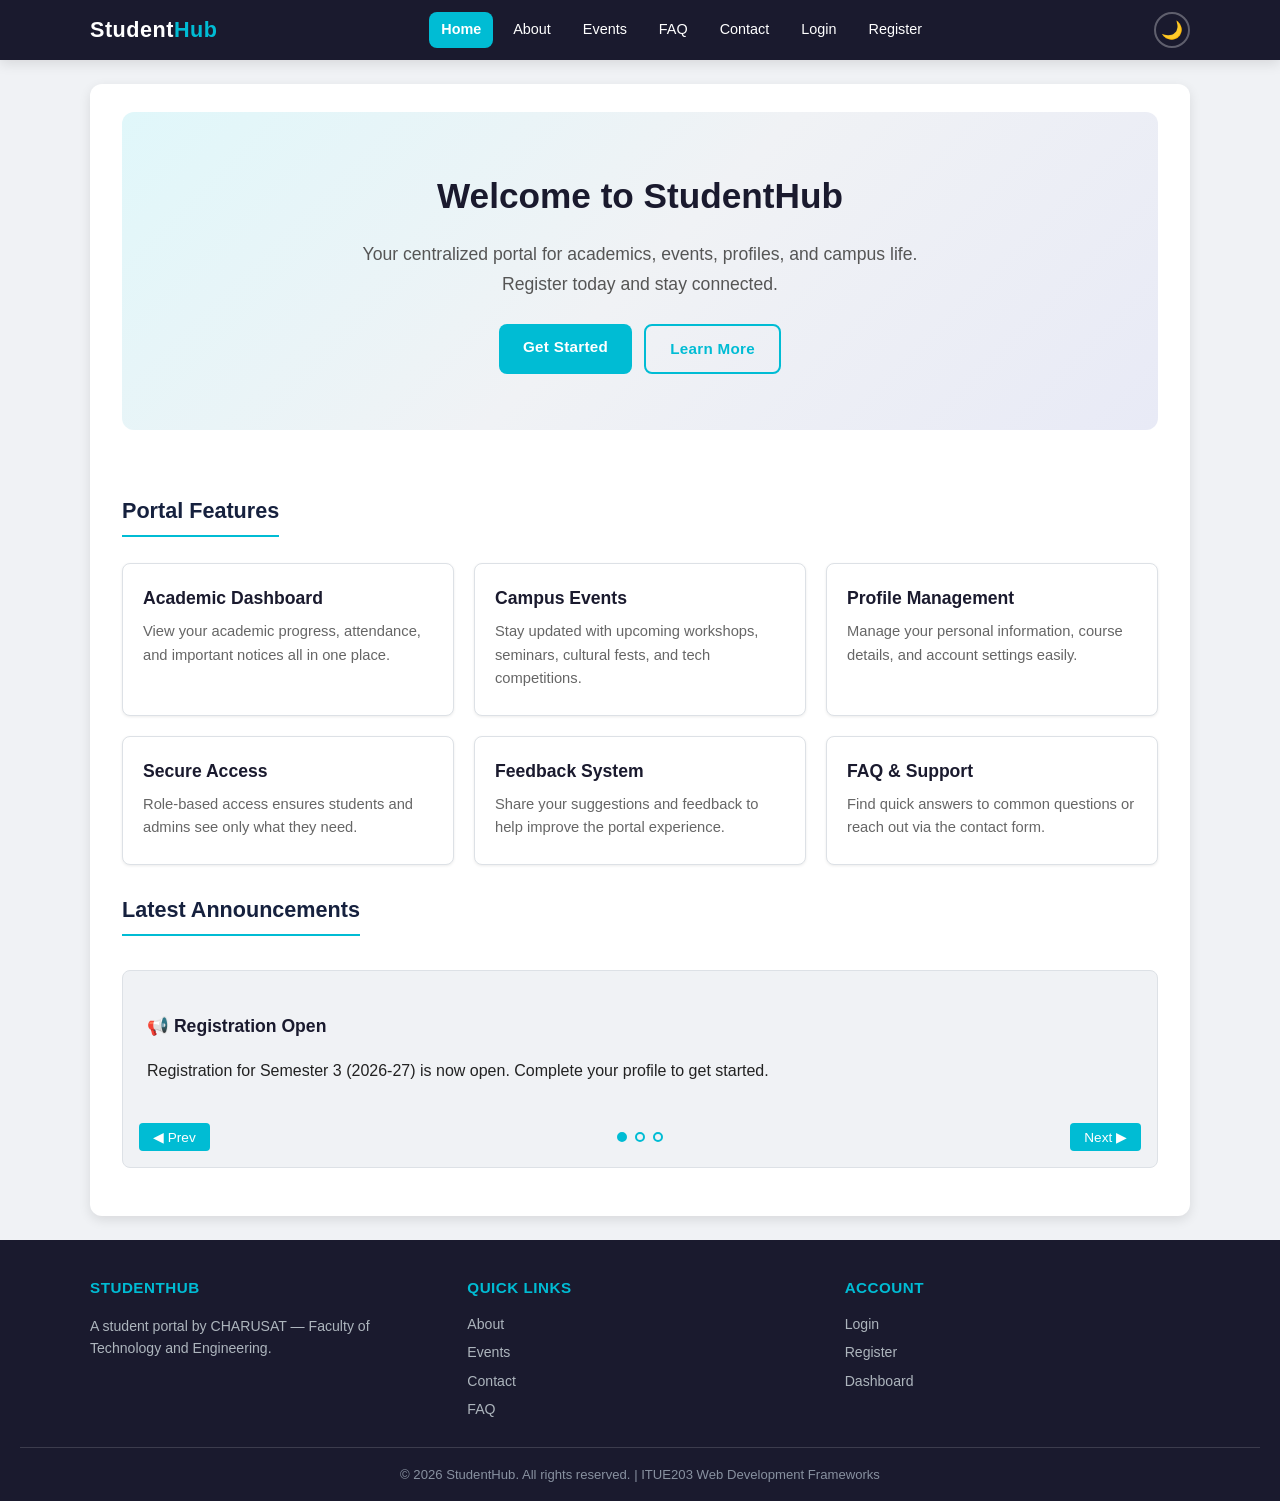
<file: Practical-02/StudentHub/index.html>
<!DOCTYPE html>
<html lang="en">
<head>
    <meta charset="UTF-8">
    <meta name="viewport" content="width=device-width, initial-scale=1.0">
    <meta name="description" content="StudentHub — A centralized student portal for managing academics, events, and campus life.">
    <title>StudentHub — Home</title>
    <link rel="stylesheet" href="css/style.css">
</head>
<body>
    <a href="#main-content" class="skip-link">Skip to main content</a>

    <header class="site-header">
        <div class="header-container">
            <a href="index.html" class="site-logo" aria-label="StudentHub Home">Student<span>Hub</span></a>
            <button class="hamburger" id="hamburger-btn" aria-label="Toggle navigation" aria-expanded="false">
                <span></span>
                <span></span>
                <span></span>
            </button>
            <nav class="main-nav" aria-label="Primary Navigation">
                <ul>
                    <li><a href="index.html" class="active">Home</a></li>
                    <li><a href="about.html">About</a></li>
                    <li><a href="events.html">Events</a></li>
                    <li><a href="faq.html">FAQ</a></li>
                    <li><a href="contact.html">Contact</a></li>
                    <li><a href="login.html">Login</a></li>
                    <li><a href="register.html">Register</a></li>
                </ul>
            </nav>
            <button id="theme-toggle" aria-label="Toggle dark mode">🌙</button>
        </div>
    </header>
    <div class="nav-overlay" id="nav-overlay"></div>

    <main id="main-content">
        <section class="hero" aria-label="Welcome Banner">
            <h1>Welcome to StudentHub</h1>
            <p>Your centralized portal for academics, events, profiles, and campus life. Register today and stay connected.</p>
            <div class="hero-actions">
                <a href="register.html" class="btn">Get Started</a>
                <a href="about.html" class="btn btn-outline">Learn More</a>
            </div>
        </section>

        <section aria-labelledby="features-heading">
            <h2 id="features-heading">Portal Features</h2>
            <div class="card-grid">
                <article class="card">
                    <h3>Academic Dashboard</h3>
                    <p>View your academic progress, attendance, and important notices all in one place.</p>
                </article>
                <article class="card">
                    <h3>Campus Events</h3>
                    <p>Stay updated with upcoming workshops, seminars, cultural fests, and tech competitions.</p>
                </article>
                <article class="card">
                    <h3>Profile Management</h3>
                    <p>Manage your personal information, course details, and account settings easily.</p>
                </article>
                <article class="card">
                    <h3>Secure Access</h3>
                    <p>Role-based access ensures students and admins see only what they need.</p>
                </article>
                <article class="card">
                    <h3>Feedback System</h3>
                    <p>Share your suggestions and feedback to help improve the portal experience.</p>
                </article>
                <article class="card">
                    <h3>FAQ &amp; Support</h3>
                    <p>Find quick answers to common questions or reach out via the contact form.</p>
                </article>
            </div>
        </section>

        <section aria-labelledby="announcements-heading">
            <h2 id="announcements-heading">Latest Announcements</h2>
            <div class="slider-container" id="content-slider">
                <div class="slide active">
                    <h3>📢 Registration Open</h3>
                    <p>Registration for Semester 3 (2026-27) is now open. Complete your profile to get started.</p>
                </div>
                <div class="slide">
                    <h3>🛠️ Scheduled Maintenance</h3>
                    <p>Maintenance scheduled for July 20, 2026. Portal may be temporarily unavailable.</p>
                </div>
                <div class="slide">
                    <h3>🎉 TechFest 2026</h3>
                    <p>Annual TechFest registrations begin next week. Watch the Events page for details!</p>
                </div>
                <div class="slider-controls">
                    <button class="slider-prev" aria-label="Previous slide">◀ Prev</button>
                    <div class="slider-dots"></div>
                    <button class="slider-next" aria-label="Next slide">Next ▶</button>
                </div>
            </div>
        </section>
    </main>

    <footer class="site-footer">
        <div class="footer-container">
            <div class="footer-section">
                <h4>StudentHub</h4>
                <p>A student portal by CHARUSAT — Faculty of Technology and Engineering.</p>
            </div>
            <div class="footer-section">
                <h4>Quick Links</h4>
                <ul>
                    <li><a href="about.html">About</a></li>
                    <li><a href="events.html">Events</a></li>
                    <li><a href="contact.html">Contact</a></li>
                    <li><a href="faq.html">FAQ</a></li>
                </ul>
            </div>
            <div class="footer-section">
                <h4>Account</h4>
                <ul>
                    <li><a href="login.html">Login</a></li>
                    <li><a href="register.html">Register</a></li>
                    <li><a href="dashboard.html">Dashboard</a></li>
                </ul>
            </div>
        </div>
        <div class="footer-bottom">
            <p>&copy; 2026 StudentHub. All rights reserved. | ITUE203 Web Development Frameworks</p>
        </div>
    </footer>
    <script src="js/app.js"></script>
</body>
</html>
</file>
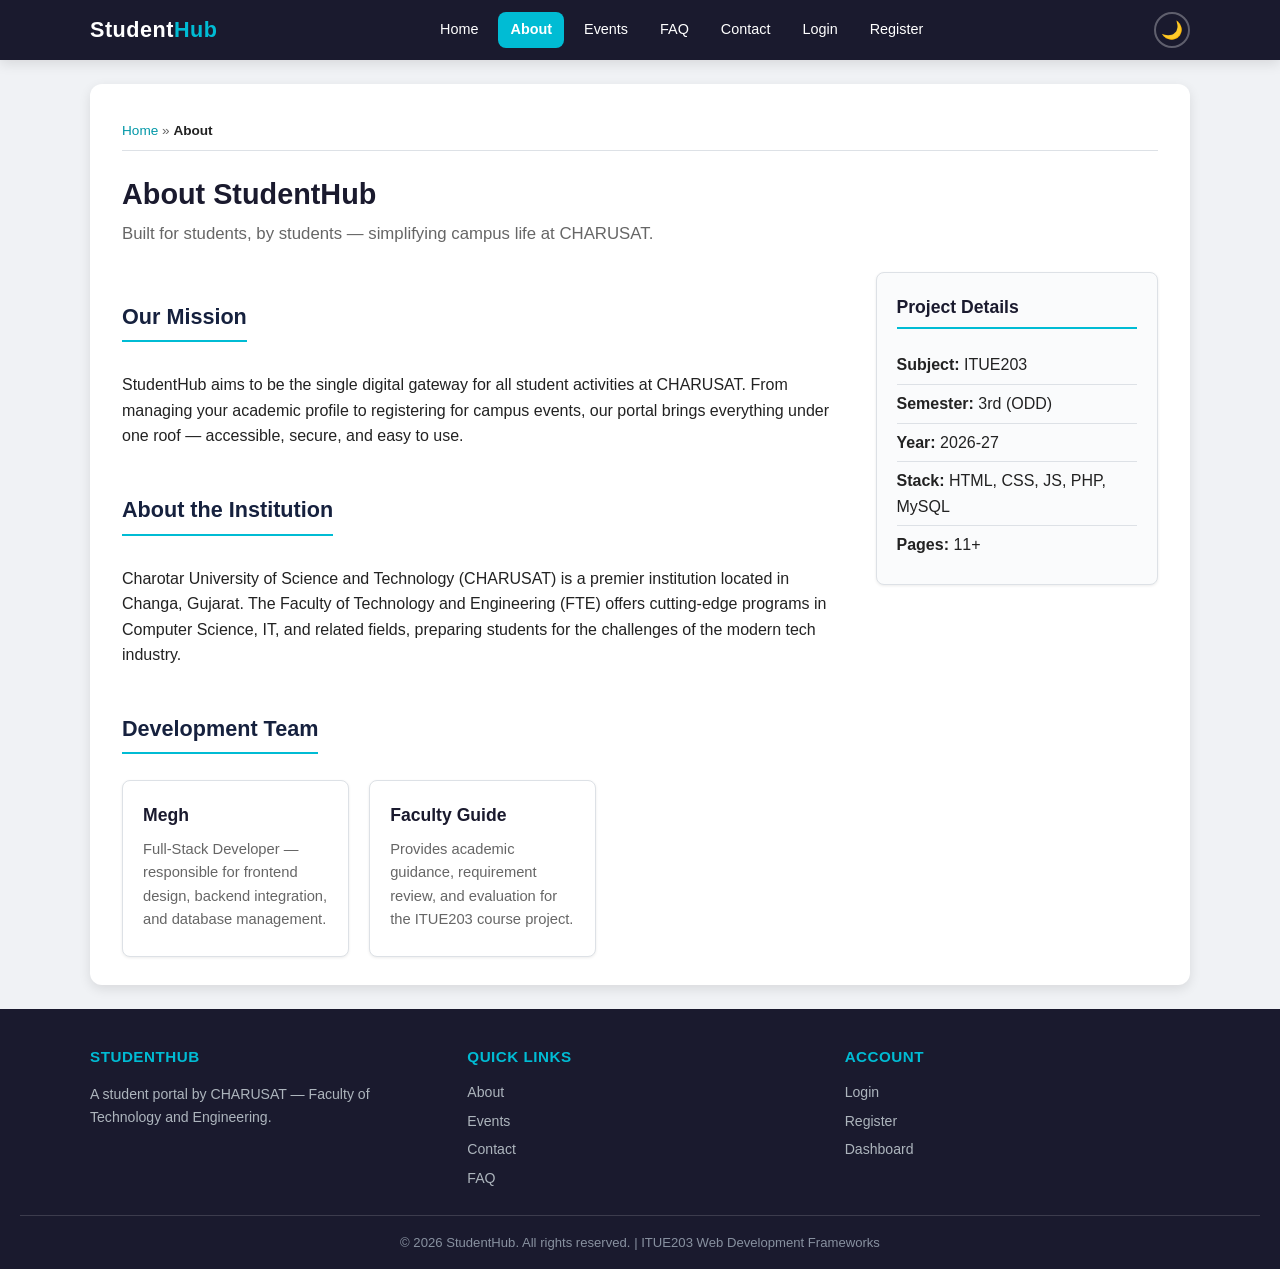
<file: Practical-02/StudentHub/about.html>
<!DOCTYPE html>
<html lang="en">
<head>
    <meta charset="UTF-8">
    <meta name="viewport" content="width=device-width, initial-scale=1.0">
    <meta name="description" content="Learn about StudentHub, CHARUSAT, and our mission to simplify student life.">
    <title>About — StudentHub</title>
    <link rel="stylesheet" href="css/style.css">
</head>
<body>
    <a href="#main-content" class="skip-link">Skip to main content</a>

    <header class="site-header">
        <div class="header-container">
            <a href="index.html" class="site-logo" aria-label="StudentHub Home">Student<span>Hub</span></a>
            <button class="hamburger" id="hamburger-btn" aria-label="Toggle navigation" aria-expanded="false">
                <span></span>
                <span></span>
                <span></span>
            </button>
            <nav class="main-nav" aria-label="Primary Navigation">
                <ul>
                    <li><a href="index.html">Home</a></li>
                    <li><a href="about.html" class="active">About</a></li>
                    <li><a href="events.html">Events</a></li>
                    <li><a href="faq.html">FAQ</a></li>
                    <li><a href="contact.html">Contact</a></li>
                    <li><a href="login.html">Login</a></li>
                    <li><a href="register.html">Register</a></li>
                </ul>
            </nav>
            <button id="theme-toggle" aria-label="Toggle dark mode">🌙</button>
        </div>
    </header>
    <div class="nav-overlay" id="nav-overlay"></div>

    <main id="main-content">
        <nav class="breadcrumb" aria-label="Breadcrumb">
            <a href="index.html">Home</a> &raquo; <span>About</span>
        </nav>

        <h1 class="page-title">About StudentHub</h1>
        <p class="page-subtitle">Built for students, by students — simplifying campus life at CHARUSAT.</p>

        <div class="content-with-sidebar">
            <div>
                <section aria-labelledby="mission-heading">
                    <h2 id="mission-heading">Our Mission</h2>
                    <p>StudentHub aims to be the single digital gateway for all student activities at CHARUSAT. From managing your academic profile to registering for campus events, our portal brings everything under one roof — accessible, secure, and easy to use.</p>
                </section>

                <section aria-labelledby="about-institution">
                    <h2 id="about-institution">About the Institution</h2>
                    <p>Charotar University of Science and Technology (CHARUSAT) is a premier institution located in Changa, Gujarat. The Faculty of Technology and Engineering (FTE) offers cutting-edge programs in Computer Science, IT, and related fields, preparing students for the challenges of the modern tech industry.</p>
                </section>

                <section aria-labelledby="team-heading">
                    <h2 id="team-heading">Development Team</h2>
                    <div class="card-grid">
                        <article class="card">
                            <h3>Megh</h3>
                            <p>Full-Stack Developer — responsible for frontend design, backend integration, and database management.</p>
                        </article>
                        <article class="card">
                            <h3>Faculty Guide</h3>
                            <p>Provides academic guidance, requirement review, and evaluation for the ITUE203 course project.</p>
                        </article>
                    </div>
                </section>
            </div>

            <aside aria-label="Project Information Sidebar">
                <h3>Project Details</h3>
                <ul>
                    <li><strong>Subject:</strong> ITUE203</li>
                    <li><strong>Semester:</strong> 3rd (ODD)</li>
                    <li><strong>Year:</strong> 2026-27</li>
                    <li><strong>Stack:</strong> HTML, CSS, JS, PHP, MySQL</li>
                    <li><strong>Pages:</strong> 11+</li>
                </ul>
            </aside>
        </div>
    </main>

    <footer class="site-footer">
        <div class="footer-container">
            <div class="footer-section">
                <h4>StudentHub</h4>
                <p>A student portal by CHARUSAT — Faculty of Technology and Engineering.</p>
            </div>
            <div class="footer-section">
                <h4>Quick Links</h4>
                <ul>
                    <li><a href="about.html">About</a></li>
                    <li><a href="events.html">Events</a></li>
                    <li><a href="contact.html">Contact</a></li>
                    <li><a href="faq.html">FAQ</a></li>
                </ul>
            </div>
            <div class="footer-section">
                <h4>Account</h4>
                <ul>
                    <li><a href="login.html">Login</a></li>
                    <li><a href="register.html">Register</a></li>
                    <li><a href="dashboard.html">Dashboard</a></li>
                </ul>
            </div>
        </div>
        <div class="footer-bottom">
            <p>&copy; 2026 StudentHub. All rights reserved. | ITUE203 Web Development Frameworks</p>
        </div>
    </footer>
    <script src="js/app.js"></script>
</body>
</html>
</file>
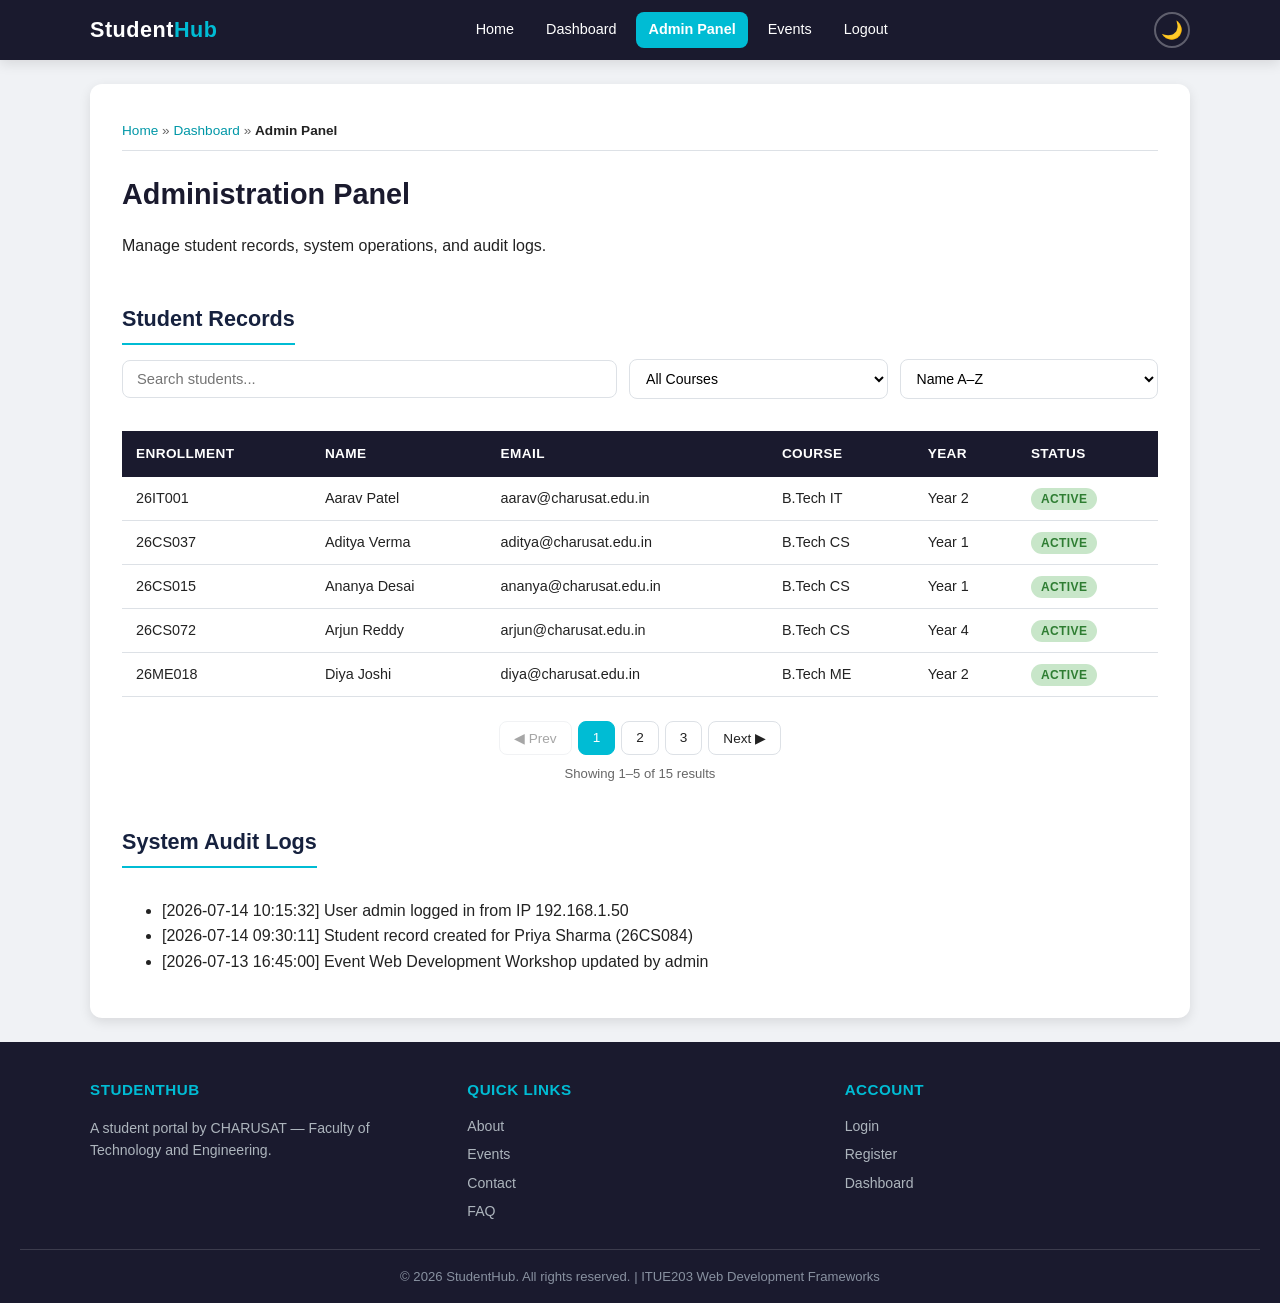
<file: Practical-02/StudentHub/admin.html>
<!DOCTYPE html>
<html lang="en">
<head>
    <meta charset="UTF-8">
    <meta name="viewport" content="width=device-width, initial-scale=1.0">
    <meta name="description" content="Administration panel for StudentHub.">
    <title>Admin Panel — StudentHub</title>
    <link rel="stylesheet" href="css/style.css">
</head>
<body>
    <a href="#main-content" class="skip-link">Skip to main content</a>

    <header class="site-header">
        <div class="header-container">
            <a href="index.html" class="site-logo">Student<span>Hub</span></a>
            <button class="hamburger" id="hamburger-btn" aria-label="Toggle navigation" aria-expanded="false">
                <span></span>
                <span></span>
                <span></span>
            </button>
            <nav class="main-nav" aria-label="Primary Navigation">
                <ul>
                    <li><a href="index.html">Home</a></li>
                    <li><a href="dashboard.html">Dashboard</a></li>
                    <li><a href="admin.html" class="active">Admin Panel</a></li>
                    <li><a href="events.html">Events</a></li>
                    <li><a href="login.html">Logout</a></li>
                </ul>
            </nav>
            <button id="theme-toggle" aria-label="Toggle dark mode">🌙</button>
        </div>
    </header>
    <div class="nav-overlay" id="nav-overlay"></div>

    <main id="main-content">
        <nav class="breadcrumb" aria-label="Breadcrumb">
            <a href="index.html">Home</a> &raquo; <a href="dashboard.html">Dashboard</a> &raquo; <span>Admin Panel</span>
        </nav>

        <h1>Administration Panel</h1>
        <p>Manage student records, system operations, and audit logs.</p>

        <section aria-labelledby="student-records-heading">
            <h2 id="student-records-heading">Student Records</h2>
            <div id="students-render"></div>
        </section>

        <section aria-labelledby="audit-logs-heading">
            <h2 id="audit-logs-heading">System Audit Logs</h2>
            <ul>
                <li>[2026-07-14 10:15:32] User admin logged in from IP 192.168.1.50</li>
                <li>[2026-07-14 09:30:11] Student record created for Priya Sharma (26CS084)</li>
                <li>[2026-07-13 16:45:00] Event Web Development Workshop updated by admin</li>
            </ul>
        </section>
    </main>

    <footer class="site-footer">
        <div class="footer-container">
            <div class="footer-section">
                <h4>StudentHub</h4>
                <p>A student portal by CHARUSAT — Faculty of Technology and Engineering.</p>
            </div>
            <div class="footer-section">
                <h4>Quick Links</h4>
                <ul>
                    <li><a href="about.html">About</a></li>
                    <li><a href="events.html">Events</a></li>
                    <li><a href="contact.html">Contact</a></li>
                    <li><a href="faq.html">FAQ</a></li>
                </ul>
            </div>
            <div class="footer-section">
                <h4>Account</h4>
                <ul>
                    <li><a href="login.html">Login</a></li>
                    <li><a href="register.html">Register</a></li>
                    <li><a href="dashboard.html">Dashboard</a></li>
                </ul>
            </div>
        </div>
        <div class="footer-bottom">
            <p>&copy; 2026 StudentHub. All rights reserved. | ITUE203 Web Development Frameworks</p>
        </div>
    </footer>
    <script src="js/app.js"></script>
    <script src="js/fetch-render.js"></script>
</body>
</html>
</file>
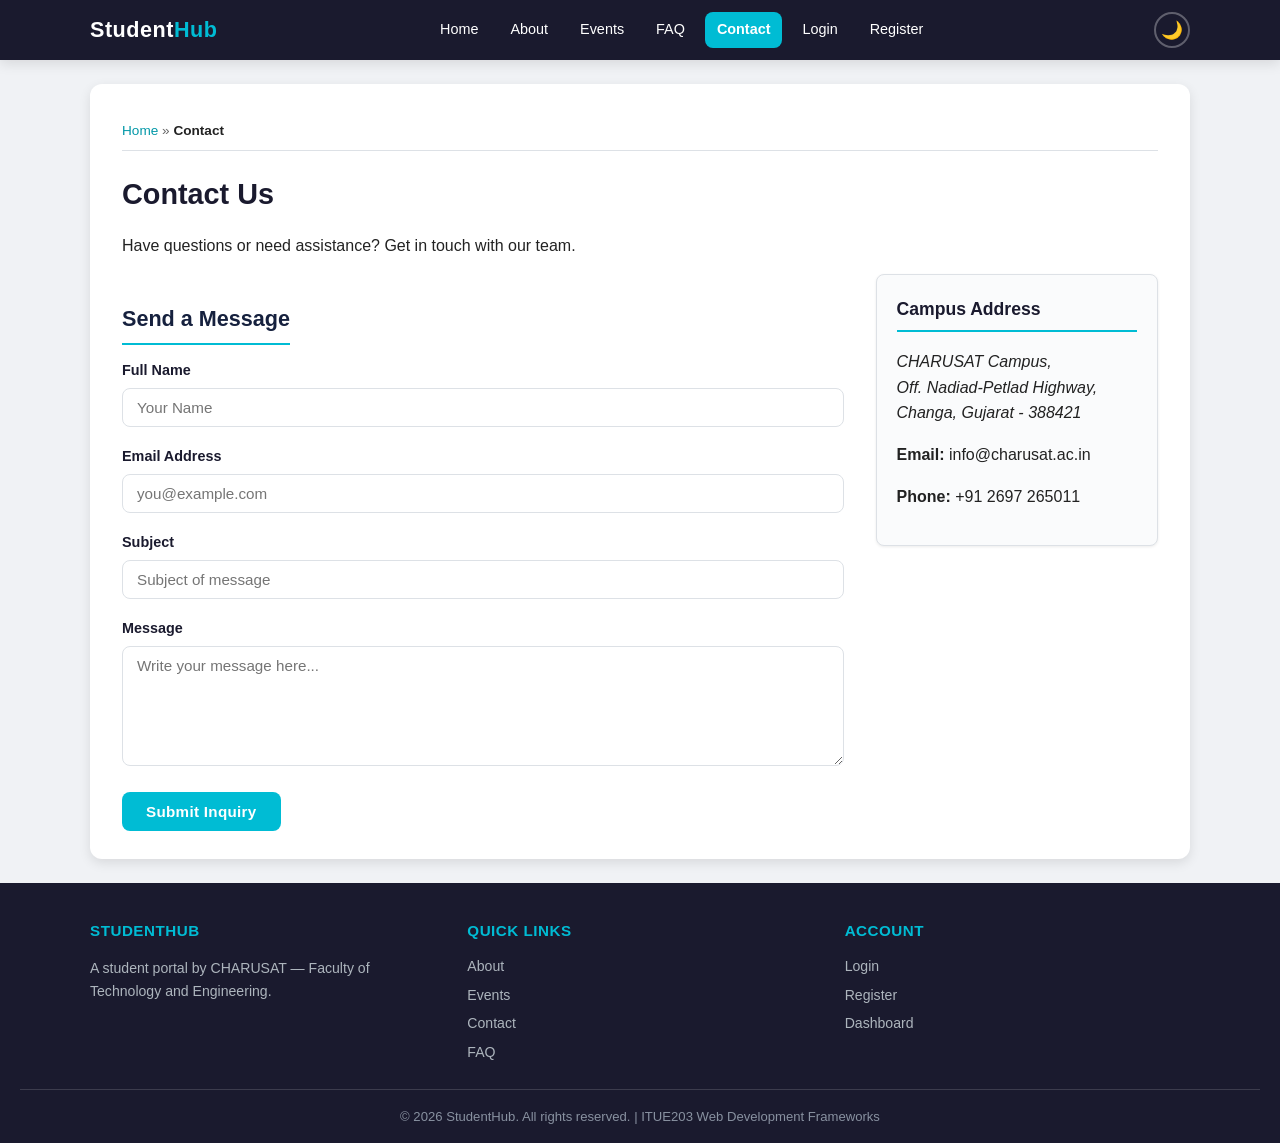
<file: Practical-02/StudentHub/contact.html>
<!DOCTYPE html>
<html lang="en">
<head>
    <meta charset="UTF-8">
    <meta name="viewport" content="width=device-width, initial-scale=1.0">
    <meta name="description" content="Contact the StudentHub support team and institutional administration.">
    <title>Contact — StudentHub</title>
    <link rel="stylesheet" href="css/style.css">
</head>
<body>
    <a href="#main-content" class="skip-link">Skip to main content</a>

    <header class="site-header">
        <div class="header-container">
            <a href="index.html" class="site-logo">Student<span>Hub</span></a>
            <button class="hamburger" id="hamburger-btn" aria-label="Toggle navigation" aria-expanded="false">
                <span></span>
                <span></span>
                <span></span>
            </button>
            <nav class="main-nav" aria-label="Primary Navigation">
                <ul>
                    <li><a href="index.html">Home</a></li>
                    <li><a href="about.html">About</a></li>
                    <li><a href="events.html">Events</a></li>
                    <li><a href="faq.html">FAQ</a></li>
                    <li><a href="contact.html" class="active">Contact</a></li>
                    <li><a href="login.html">Login</a></li>
                    <li><a href="register.html">Register</a></li>
                </ul>
            </nav>
            <button id="theme-toggle" aria-label="Toggle dark mode">🌙</button>
        </div>
    </header>
    <div class="nav-overlay" id="nav-overlay"></div>

    <main id="main-content">
        <nav class="breadcrumb" aria-label="Breadcrumb">
            <a href="index.html">Home</a> &raquo; <span>Contact</span>
        </nav>

        <h1>Contact Us</h1>
        <p>Have questions or need assistance? Get in touch with our team.</p>

        <div class="content-with-sidebar">
            <section aria-labelledby="contact-form-heading">
                <h2 id="contact-form-heading">Send a Message</h2>
                <form action="../../Practical-07/process_contact.php" method="POST">
                    <div class="form-group">
                        <label for="contact-name">Full Name</label>
                        <input type="text" id="contact-name" name="name" placeholder="Your Name" required>
                    </div>

                    <div class="form-group">
                        <label for="contact-email">Email Address</label>
                        <input type="email" id="contact-email" name="email" placeholder="you@example.com" required>
                    </div>

                    <div class="form-group">
                        <label for="contact-subject">Subject</label>
                        <input type="text" id="contact-subject" name="subject" placeholder="Subject of message" required>
                    </div>

                    <div class="form-group">
                        <label for="contact-message">Message</label>
                        <textarea id="contact-message" name="message" placeholder="Write your message here..." required></textarea>
                    </div>

                    <button type="submit">Submit Inquiry</button>
                </form>
            </section>

            <aside aria-label="Contact Information">
                <h3>Campus Address</h3>
                <address>
                    CHARUSAT Campus,<br>
                    Off. Nadiad-Petlad Highway,<br>
                    Changa, Gujarat - 388421
                </address>
                <p><strong>Email:</strong> info@charusat.ac.in</p>
                <p><strong>Phone:</strong> +91 2697 265011</p>
            </aside>
        </div>
    </main>

    <footer class="site-footer">
        <div class="footer-container">
            <div class="footer-section">
                <h4>StudentHub</h4>
                <p>A student portal by CHARUSAT — Faculty of Technology and Engineering.</p>
            </div>
            <div class="footer-section">
                <h4>Quick Links</h4>
                <ul>
                    <li><a href="about.html">About</a></li>
                    <li><a href="events.html">Events</a></li>
                    <li><a href="contact.html">Contact</a></li>
                    <li><a href="faq.html">FAQ</a></li>
                </ul>
            </div>
            <div class="footer-section">
                <h4>Account</h4>
                <ul>
                    <li><a href="login.html">Login</a></li>
                    <li><a href="register.html">Register</a></li>
                    <li><a href="dashboard.html">Dashboard</a></li>
                </ul>
            </div>
        </div>
        <div class="footer-bottom">
            <p>&copy; 2026 StudentHub. All rights reserved. | ITUE203 Web Development Frameworks</p>
        </div>
    </footer>
    <script src="js/app.js"></script>
</body>
</html>
</file>
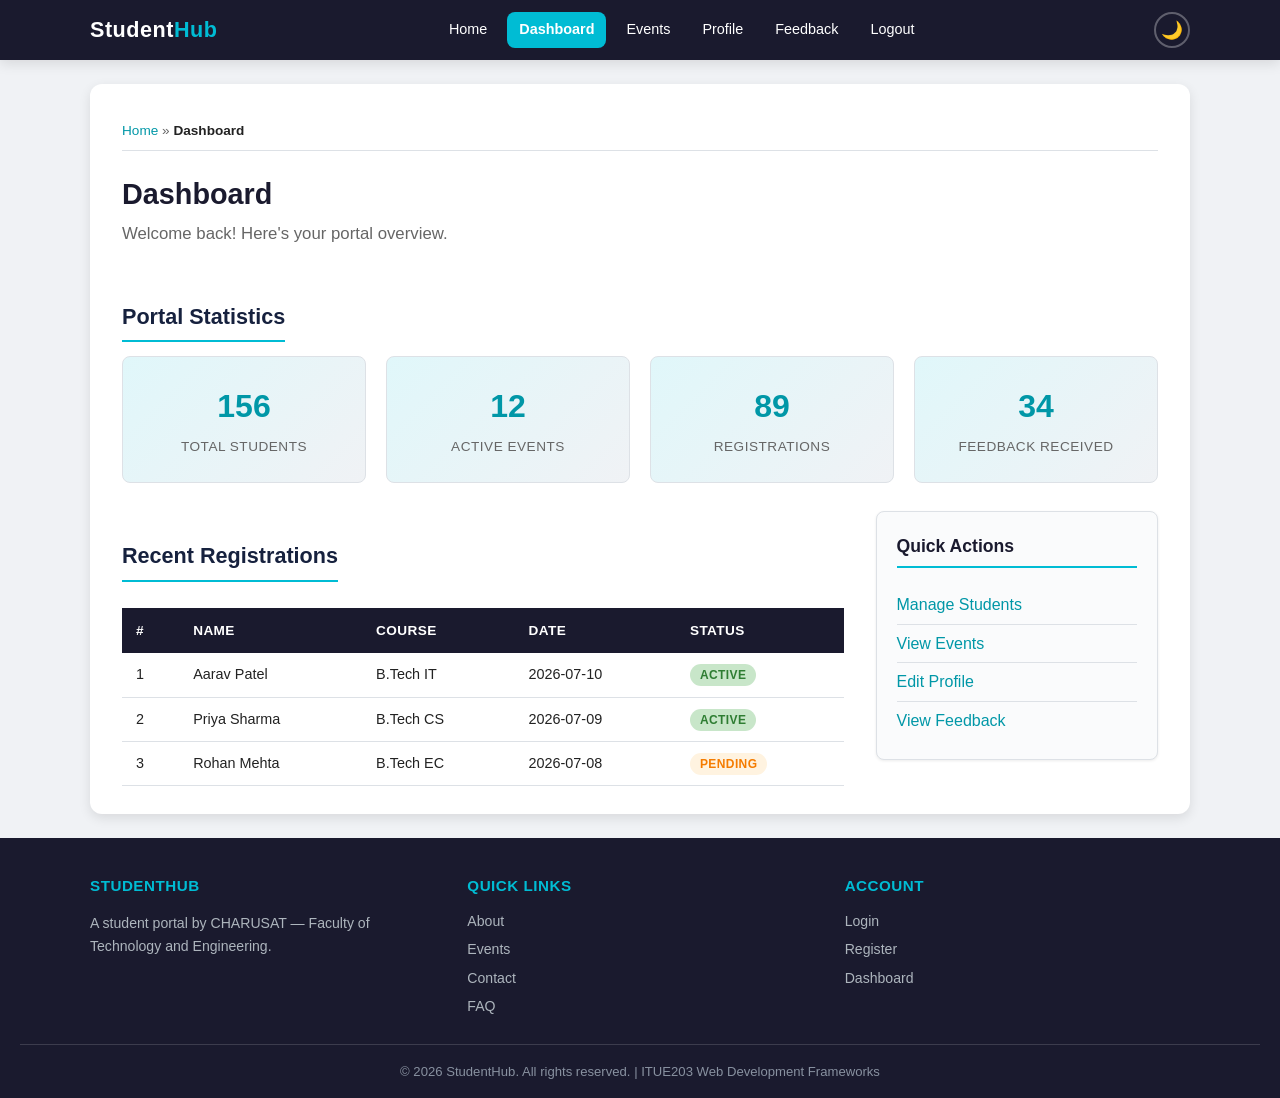
<file: Practical-02/StudentHub/dashboard.html>
<!DOCTYPE html>
<html lang="en">
<head>
    <meta charset="UTF-8">
    <meta name="viewport" content="width=device-width, initial-scale=1.0">
    <meta name="description" content="Your StudentHub dashboard — view stats, recent activity, and quick links.">
    <title>Dashboard — StudentHub</title>
    <link rel="stylesheet" href="css/style.css">
</head>
<body>
    <a href="#main-content" class="skip-link">Skip to main content</a>

    <header class="site-header">
        <div class="header-container">
            <a href="index.html" class="site-logo" aria-label="StudentHub Home">Student<span>Hub</span></a>
            <button class="hamburger" id="hamburger-btn" aria-label="Toggle navigation" aria-expanded="false">
                <span></span>
                <span></span>
                <span></span>
            </button>
            <nav class="main-nav" aria-label="Primary Navigation">
                <ul>
                    <li><a href="index.html">Home</a></li>
                    <li><a href="dashboard.html" class="active">Dashboard</a></li>
                    <li><a href="events.html">Events</a></li>
                    <li><a href="profile.html">Profile</a></li>
                    <li><a href="feedback.html">Feedback</a></li>
                    <li><a href="login.html">Logout</a></li>
                </ul>
            </nav>
            <button id="theme-toggle" aria-label="Toggle dark mode">🌙</button>
        </div>
    </header>
    <div class="nav-overlay" id="nav-overlay"></div>

    <main id="main-content">
        <nav class="breadcrumb" aria-label="Breadcrumb">
            <a href="index.html">Home</a> &raquo; <span>Dashboard</span>
        </nav>

        <h1 class="page-title">Dashboard</h1>
        <p class="page-subtitle">Welcome back! Here's your portal overview.</p>

        <section aria-labelledby="stats-heading">
            <h2 id="stats-heading">Portal Statistics</h2>
            <div class="stats-grid">
                <div class="stat-card">
                    <span class="stat-number">156</span>
                    <span class="stat-label">Total Students</span>
                </div>
                <div class="stat-card">
                    <span class="stat-number">12</span>
                    <span class="stat-label">Active Events</span>
                </div>
                <div class="stat-card">
                    <span class="stat-number">89</span>
                    <span class="stat-label">Registrations</span>
                </div>
                <div class="stat-card">
                    <span class="stat-number">34</span>
                    <span class="stat-label">Feedback Received</span>
                </div>
            </div>
        </section>

        <div class="content-with-sidebar">
            <section aria-labelledby="recent-heading">
                <h2 id="recent-heading">Recent Registrations</h2>
                <table>
                    <thead>
                        <tr>
                            <th scope="col">#</th>
                            <th scope="col">Name</th>
                            <th scope="col">Course</th>
                            <th scope="col">Date</th>
                            <th scope="col">Status</th>
                        </tr>
                    </thead>
                    <tbody>
                        <tr>
                            <td>1</td>
                            <td>Aarav Patel</td>
                            <td>B.Tech IT</td>
                            <td>2026-07-10</td>
                            <td><span class="badge badge-success">Active</span></td>
                        </tr>
                        <tr>
                            <td>2</td>
                            <td>Priya Sharma</td>
                            <td>B.Tech CS</td>
                            <td>2026-07-09</td>
                            <td><span class="badge badge-success">Active</span></td>
                        </tr>
                        <tr>
                            <td>3</td>
                            <td>Rohan Mehta</td>
                            <td>B.Tech EC</td>
                            <td>2026-07-08</td>
                            <td><span class="badge badge-warning">Pending</span></td>
                        </tr>
                    </tbody>
                </table>
            </section>

            <aside aria-label="Quick Actions">
                <h3>Quick Actions</h3>
                <ul>
                    <li><a href="admin.html">Manage Students</a></li>
                    <li><a href="events.html">View Events</a></li>
                    <li><a href="profile.html">Edit Profile</a></li>
                    <li><a href="feedback.html">View Feedback</a></li>
                </ul>
            </aside>
        </div>
    </main>

    <footer class="site-footer">
        <div class="footer-container">
            <div class="footer-section">
                <h4>StudentHub</h4>
                <p>A student portal by CHARUSAT — Faculty of Technology and Engineering.</p>
            </div>
            <div class="footer-section">
                <h4>Quick Links</h4>
                <ul>
                    <li><a href="about.html">About</a></li>
                    <li><a href="events.html">Events</a></li>
                    <li><a href="contact.html">Contact</a></li>
                    <li><a href="faq.html">FAQ</a></li>
                </ul>
            </div>
            <div class="footer-section">
                <h4>Account</h4>
                <ul>
                    <li><a href="login.html">Login</a></li>
                    <li><a href="register.html">Register</a></li>
                    <li><a href="dashboard.html">Dashboard</a></li>
                </ul>
            </div>
        </div>
        <div class="footer-bottom">
            <p>&copy; 2026 StudentHub. All rights reserved. | ITUE203 Web Development Frameworks</p>
        </div>
    </footer>
    <script src="js/app.js"></script>
</body>
</html>
</file>
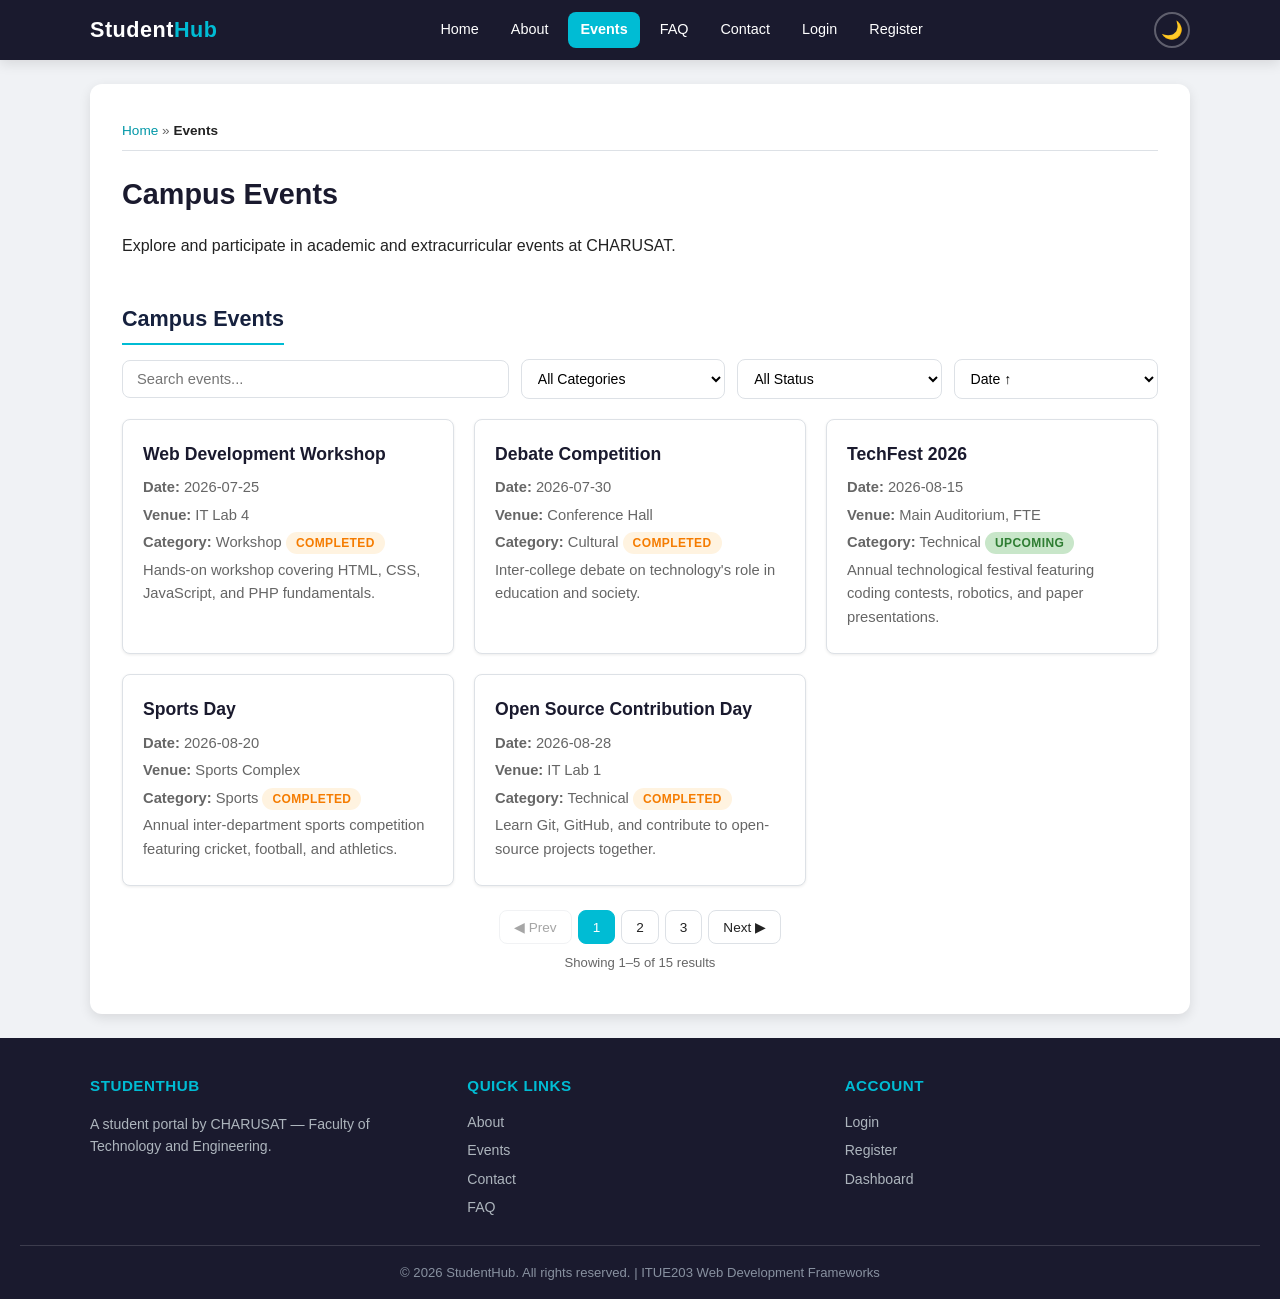
<file: Practical-02/StudentHub/events.html>
<!DOCTYPE html>
<html lang="en">
<head>
    <meta charset="UTF-8">
    <meta name="viewport" content="width=device-width, initial-scale=1.0">
    <meta name="description" content="View and register for StudentHub campus events.">
    <title>Events — StudentHub</title>
    <link rel="stylesheet" href="css/style.css">
</head>
<body>
    <a href="#main-content" class="skip-link">Skip to main content</a>

    <header class="site-header">
        <div class="header-container">
            <a href="index.html" class="site-logo">Student<span>Hub</span></a>
            <button class="hamburger" id="hamburger-btn" aria-label="Toggle navigation" aria-expanded="false">
                <span></span>
                <span></span>
                <span></span>
            </button>
            <nav class="main-nav" aria-label="Primary Navigation">
                <ul>
                    <li><a href="index.html">Home</a></li>
                    <li><a href="about.html">About</a></li>
                    <li><a href="events.html" class="active">Events</a></li>
                    <li><a href="faq.html">FAQ</a></li>
                    <li><a href="contact.html">Contact</a></li>
                    <li><a href="login.html">Login</a></li>
                    <li><a href="register.html">Register</a></li>
                </ul>
            </nav>
            <button id="theme-toggle" aria-label="Toggle dark mode">🌙</button>
        </div>
    </header>
    <div class="nav-overlay" id="nav-overlay"></div>

    <main id="main-content">
        <nav class="breadcrumb" aria-label="Breadcrumb">
            <a href="index.html">Home</a> &raquo; <span>Events</span>
        </nav>

        <h1>Campus Events</h1>
        <p>Explore and participate in academic and extracurricular events at CHARUSAT.</p>

        <section aria-labelledby="upcoming-events-heading">
            <h2 id="upcoming-events-heading">Campus Events</h2>
            <div id="events-render"></div>
        </section>
    </main>

    <footer class="site-footer">
        <div class="footer-container">
            <div class="footer-section">
                <h4>StudentHub</h4>
                <p>A student portal by CHARUSAT — Faculty of Technology and Engineering.</p>
            </div>
            <div class="footer-section">
                <h4>Quick Links</h4>
                <ul>
                    <li><a href="about.html">About</a></li>
                    <li><a href="events.html">Events</a></li>
                    <li><a href="contact.html">Contact</a></li>
                    <li><a href="faq.html">FAQ</a></li>
                </ul>
            </div>
            <div class="footer-section">
                <h4>Account</h4>
                <ul>
                    <li><a href="login.html">Login</a></li>
                    <li><a href="register.html">Register</a></li>
                    <li><a href="dashboard.html">Dashboard</a></li>
                </ul>
            </div>
        </div>
        <div class="footer-bottom">
            <p>&copy; 2026 StudentHub. All rights reserved. | ITUE203 Web Development Frameworks</p>
        </div>
    </footer>
    <script src="js/app.js"></script>
    <script src="js/fetch-render.js"></script>
</body>
</html>
</file>
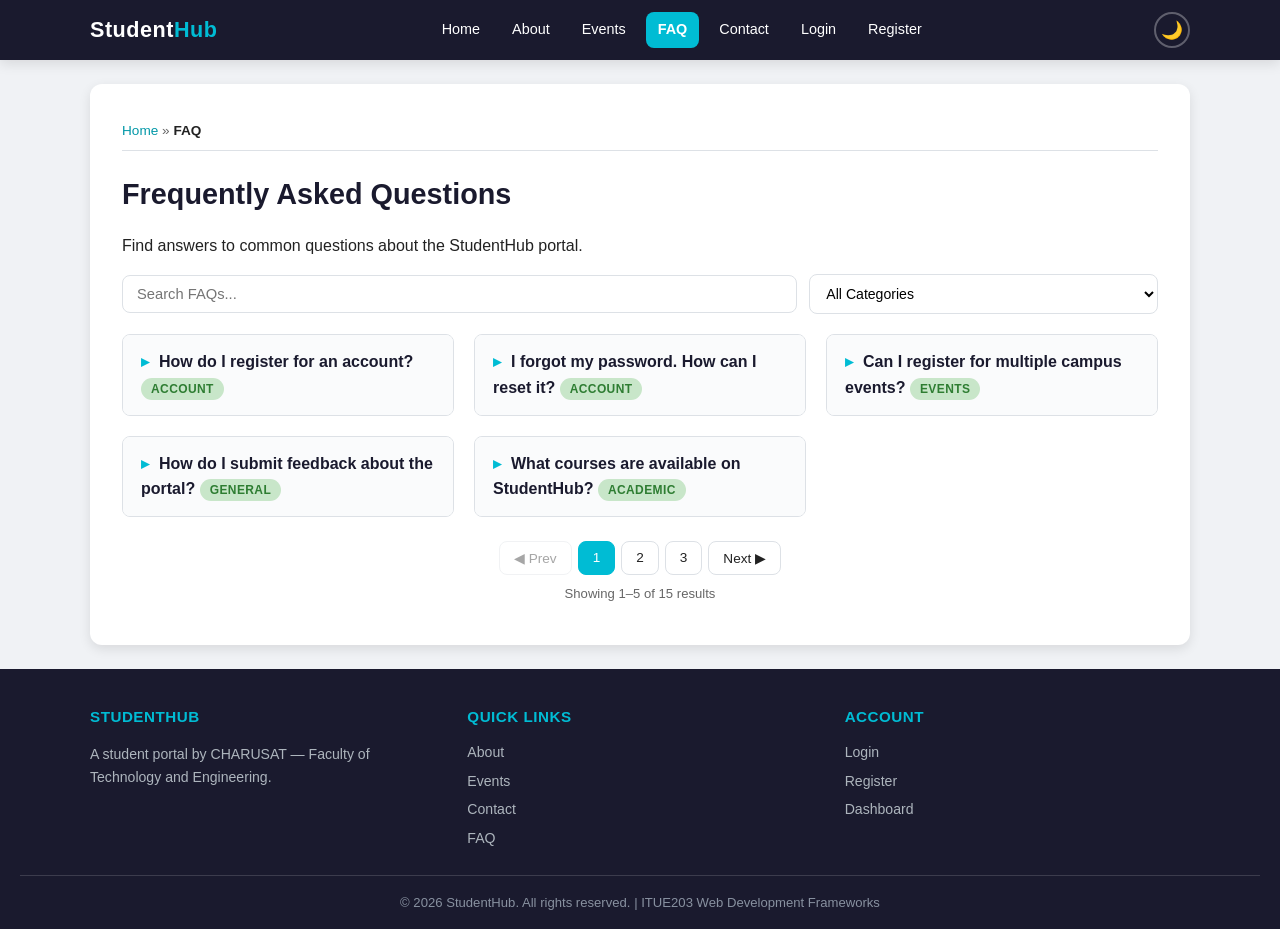
<file: Practical-02/StudentHub/faq.html>
<!DOCTYPE html>
<html lang="en">
<head>
    <meta charset="UTF-8">
    <meta name="viewport" content="width=device-width, initial-scale=1.0">
    <meta name="description" content="Frequently Asked Questions about StudentHub.">
    <title>FAQ — StudentHub</title>
    <link rel="stylesheet" href="css/style.css">
</head>
<body>
    <a href="#main-content" class="skip-link">Skip to main content</a>

    <header class="site-header">
        <div class="header-container">
            <a href="index.html" class="site-logo">Student<span>Hub</span></a>
            <button class="hamburger" id="hamburger-btn" aria-label="Toggle navigation" aria-expanded="false">
                <span></span>
                <span></span>
                <span></span>
            </button>
            <nav class="main-nav" aria-label="Primary Navigation">
                <ul>
                    <li><a href="index.html">Home</a></li>
                    <li><a href="about.html">About</a></li>
                    <li><a href="events.html">Events</a></li>
                    <li><a href="faq.html" class="active">FAQ</a></li>
                    <li><a href="contact.html">Contact</a></li>
                    <li><a href="login.html">Login</a></li>
                    <li><a href="register.html">Register</a></li>
                </ul>
            </nav>
            <button id="theme-toggle" aria-label="Toggle dark mode">🌙</button>
        </div>
    </header>
    <div class="nav-overlay" id="nav-overlay"></div>

    <main id="main-content">
        <nav class="breadcrumb" aria-label="Breadcrumb">
            <a href="index.html">Home</a> &raquo; <span>FAQ</span>
        </nav>

        <h1>Frequently Asked Questions</h1>
        <p>Find answers to common questions about the StudentHub portal.</p>

        <section aria-label="Frequently Asked Questions">
            <div id="faqs-render"></div>
        </section>
    </main>

    <footer class="site-footer">
        <div class="footer-container">
            <div class="footer-section">
                <h4>StudentHub</h4>
                <p>A student portal by CHARUSAT — Faculty of Technology and Engineering.</p>
            </div>
            <div class="footer-section">
                <h4>Quick Links</h4>
                <ul>
                    <li><a href="about.html">About</a></li>
                    <li><a href="events.html">Events</a></li>
                    <li><a href="contact.html">Contact</a></li>
                    <li><a href="faq.html">FAQ</a></li>
                </ul>
            </div>
            <div class="footer-section">
                <h4>Account</h4>
                <ul>
                    <li><a href="login.html">Login</a></li>
                    <li><a href="register.html">Register</a></li>
                    <li><a href="dashboard.html">Dashboard</a></li>
                </ul>
            </div>
        </div>
        <div class="footer-bottom">
            <p>&copy; 2026 StudentHub. All rights reserved. | ITUE203 Web Development Frameworks</p>
        </div>
    </footer>
    <script src="js/app.js"></script>
    <script src="js/fetch-render.js"></script>
</body>
</html>
</file>
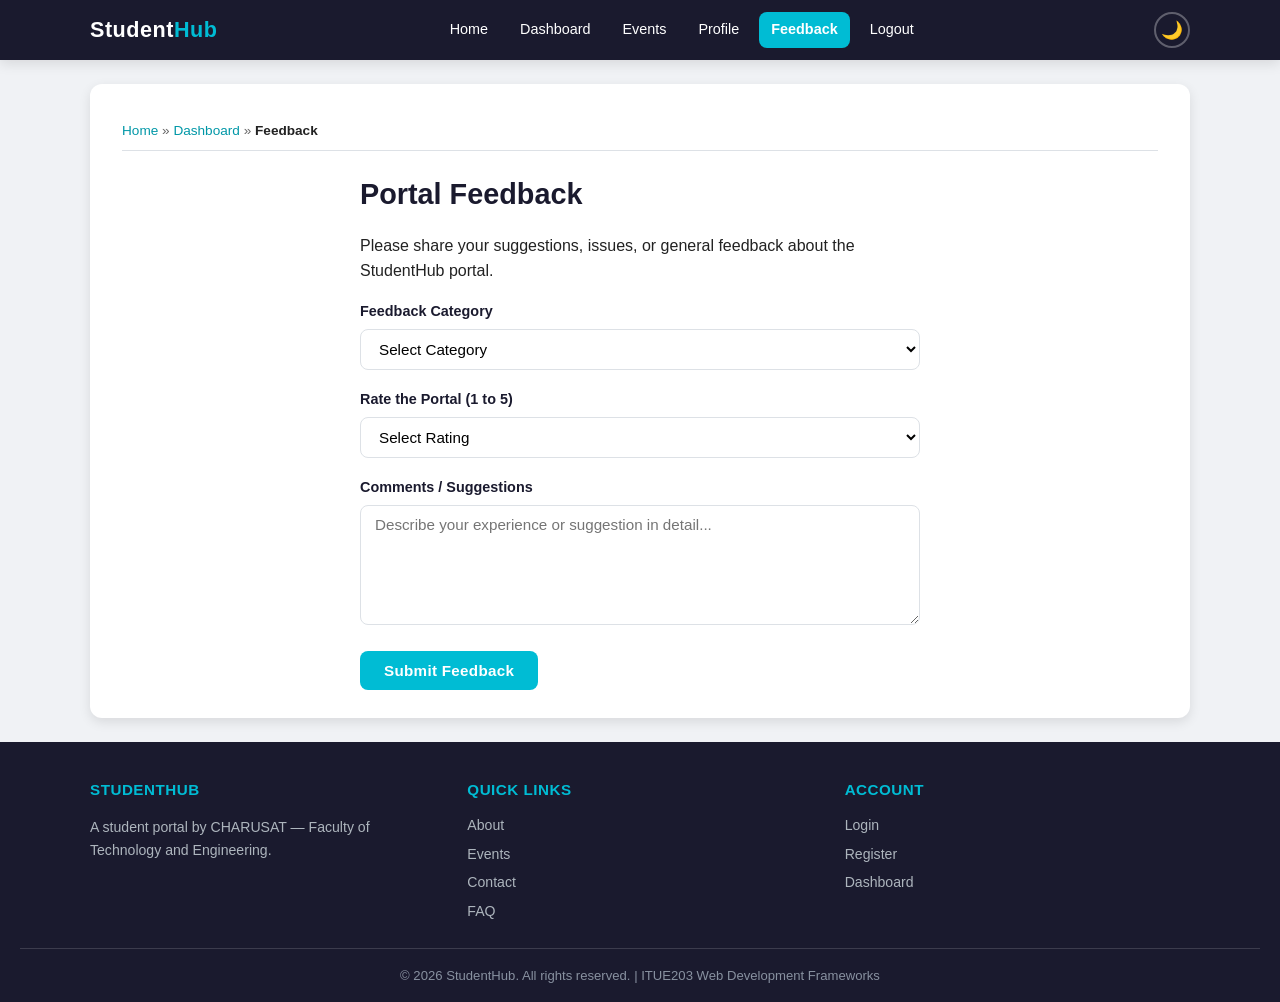
<file: Practical-02/StudentHub/feedback.html>
<!DOCTYPE html>
<html lang="en">
<head>
    <meta charset="UTF-8">
    <meta name="viewport" content="width=device-width, initial-scale=1.0">
    <meta name="description" content="Provide feedback to help improve the StudentHub portal.">
    <title>Feedback — StudentHub</title>
    <link rel="stylesheet" href="css/style.css">
</head>
<body>
    <a href="#main-content" class="skip-link">Skip to main content</a>

    <header class="site-header">
        <div class="header-container">
            <a href="index.html" class="site-logo">Student<span>Hub</span></a>
            <button class="hamburger" id="hamburger-btn" aria-label="Toggle navigation" aria-expanded="false">
                <span></span>
                <span></span>
                <span></span>
            </button>
            <nav class="main-nav" aria-label="Primary Navigation">
                <ul>
                    <li><a href="index.html">Home</a></li>
                    <li><a href="dashboard.html">Dashboard</a></li>
                    <li><a href="events.html">Events</a></li>
                    <li><a href="profile.html">Profile</a></li>
                    <li><a href="feedback.html" class="active">Feedback</a></li>
                    <li><a href="login.html">Logout</a></li>
                </ul>
            </nav>
            <button id="theme-toggle" aria-label="Toggle dark mode">🌙</button>
        </div>
    </header>
    <div class="nav-overlay" id="nav-overlay"></div>

    <main id="main-content">
        <nav class="breadcrumb" aria-label="Breadcrumb">
            <a href="index.html">Home</a> &raquo; <a href="dashboard.html">Dashboard</a> &raquo; <span>Feedback</span>
        </nav>

        <div class="form-container">
            <h1>Portal Feedback</h1>
            <p>Please share your suggestions, issues, or general feedback about the StudentHub portal.</p>

            <form action="#" method="POST">
                <div class="form-group">
                    <label for="feed-category">Feedback Category</label>
                    <select id="feed-category" name="category" required>
                        <option value="">Select Category</option>
                        <option value="bug">Report a Bug</option>
                        <option value="feature">Feature Request</option>
                        <option value="ui">UI/UX Suggestion</option>
                        <option value="other">Other</option>
                    </select>
                </div>

                <div class="form-group">
                    <label for="feed-rating">Rate the Portal (1 to 5)</label>
                    <select id="feed-rating" name="rating" required>
                        <option value="">Select Rating</option>
                        <option value="5">5 - Excellent</option>
                        <option value="4">4 - Very Good</option>
                        <option value="3">3 - Good</option>
                        <option value="2">2 - Fair</option>
                        <option value="1">1 - Poor</option>
                    </select>
                </div>

                <div class="form-group">
                    <label for="feed-comments">Comments / Suggestions</label>
                    <textarea id="feed-comments" name="comments" placeholder="Describe your experience or suggestion in detail..." required></textarea>
                </div>

                <button type="submit">Submit Feedback</button>
            </form>
        </div>
    </main>

    <footer class="site-footer">
        <div class="footer-container">
            <div class="footer-section">
                <h4>StudentHub</h4>
                <p>A student portal by CHARUSAT — Faculty of Technology and Engineering.</p>
            </div>
            <div class="footer-section">
                <h4>Quick Links</h4>
                <ul>
                    <li><a href="about.html">About</a></li>
                    <li><a href="events.html">Events</a></li>
                    <li><a href="contact.html">Contact</a></li>
                    <li><a href="faq.html">FAQ</a></li>
                </ul>
            </div>
            <div class="footer-section">
                <h4>Account</h4>
                <ul>
                    <li><a href="login.html">Login</a></li>
                    <li><a href="register.html">Register</a></li>
                    <li><a href="dashboard.html">Dashboard</a></li>
                </ul>
            </div>
        </div>
        <div class="footer-bottom">
            <p>&copy; 2026 StudentHub. All rights reserved. | ITUE203 Web Development Frameworks</p>
        </div>
    </footer>
    <script src="js/app.js"></script>
</body>
</html>
</file>
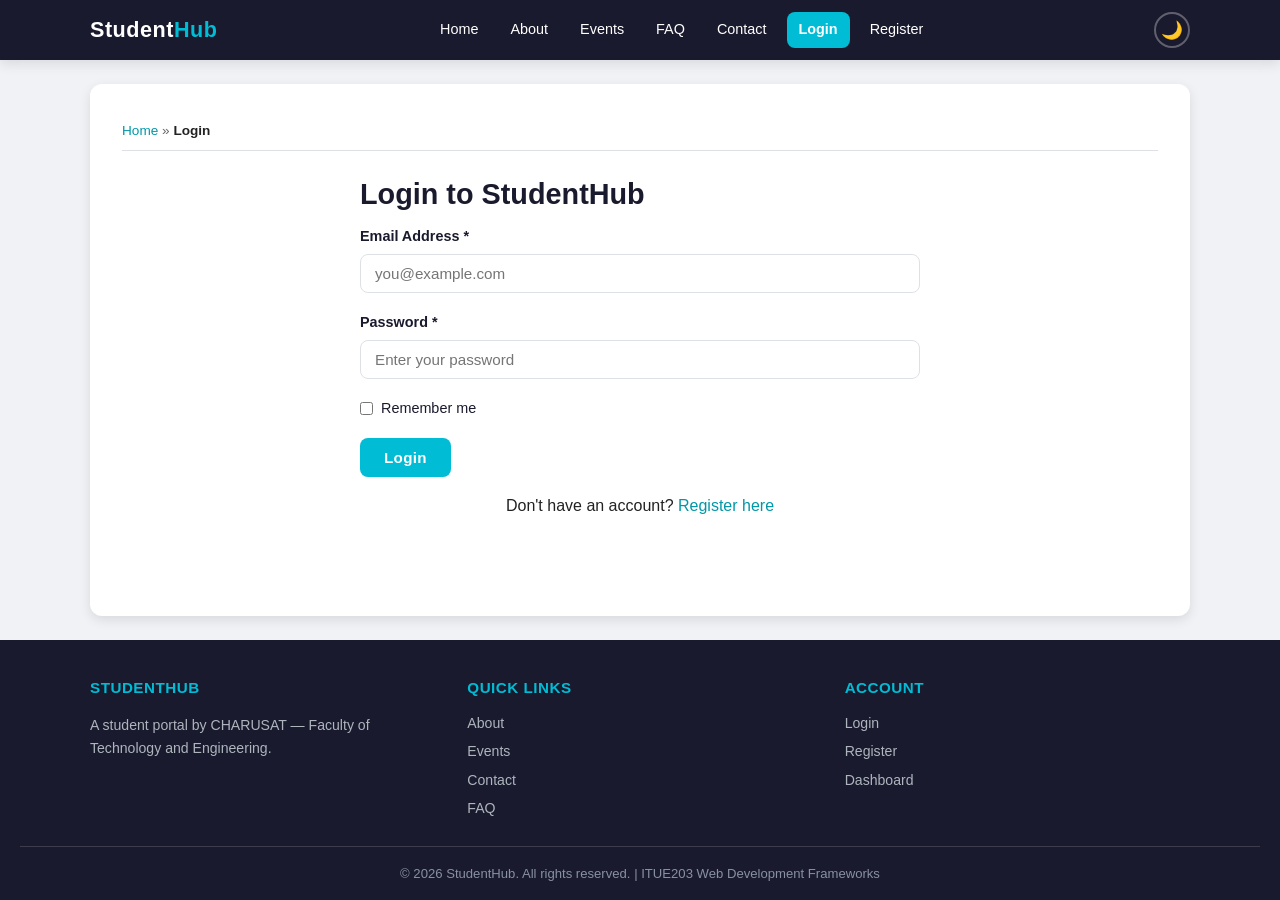
<file: Practical-02/StudentHub/login.html>
<!DOCTYPE html>
<html lang="en">
<head>
    <meta charset="UTF-8">
    <meta name="viewport" content="width=device-width, initial-scale=1.0">
    <meta name="description" content="Login to your StudentHub account to access the portal.">
    <title>Login — StudentHub</title>
    <link rel="stylesheet" href="css/style.css">
</head>
<body>
    <a href="#main-content" class="skip-link">Skip to main content</a>

    <header class="site-header">
        <div class="header-container">
            <a href="index.html" class="site-logo" aria-label="StudentHub Home">Student<span>Hub</span></a>
            <button class="hamburger" id="hamburger-btn" aria-label="Toggle navigation" aria-expanded="false">
                <span></span>
                <span></span>
                <span></span>
            </button>
            <nav class="main-nav" aria-label="Primary Navigation">
                <ul>
                    <li><a href="index.html">Home</a></li>
                    <li><a href="about.html">About</a></li>
                    <li><a href="events.html">Events</a></li>
                    <li><a href="faq.html">FAQ</a></li>
                    <li><a href="contact.html">Contact</a></li>
                    <li><a href="login.html" class="active">Login</a></li>
                    <li><a href="register.html">Register</a></li>
                </ul>
            </nav>
            <button id="theme-toggle" aria-label="Toggle dark mode">🌙</button>
        </div>
    </header>
    <div class="nav-overlay" id="nav-overlay"></div>

    <main id="main-content">
        <nav class="breadcrumb" aria-label="Breadcrumb">
            <a href="index.html">Home</a> &raquo; <span>Login</span>
        </nav>

        <div class="form-container">
            <h1>Login to StudentHub</h1>

            <form id="login-form" action="#" method="POST" novalidate>
                <div class="form-group">
                    <label for="login-email">Email Address <span aria-hidden="true">*</span></label>
                    <input type="email" id="login-email" name="email" placeholder="you@example.com" required aria-required="true" autocomplete="email">
                </div>

                <div class="form-group">
                    <label for="login-password">Password <span aria-hidden="true">*</span></label>
                    <input type="password" id="login-password" name="password" placeholder="Enter your password" required aria-required="true" autocomplete="current-password">
                </div>

                <div class="form-group">
                    <label class="checkbox-label">
                        <input type="checkbox" id="login-remember" name="remember_me">
                        Remember me
                    </label>
                </div>

                <button type="submit" class="btn-submit" id="btn-login">Login</button>
            </form>

            <p class="text-center mb-2" style="margin-top: 16px;">Don't have an account? <a href="register.html">Register here</a></p>
        </div>
    </main>

    <footer class="site-footer">
        <div class="footer-container">
            <div class="footer-section">
                <h4>StudentHub</h4>
                <p>A student portal by CHARUSAT — Faculty of Technology and Engineering.</p>
            </div>
            <div class="footer-section">
                <h4>Quick Links</h4>
                <ul>
                    <li><a href="about.html">About</a></li>
                    <li><a href="events.html">Events</a></li>
                    <li><a href="contact.html">Contact</a></li>
                    <li><a href="faq.html">FAQ</a></li>
                </ul>
            </div>
            <div class="footer-section">
                <h4>Account</h4>
                <ul>
                    <li><a href="login.html">Login</a></li>
                    <li><a href="register.html">Register</a></li>
                    <li><a href="dashboard.html">Dashboard</a></li>
                </ul>
            </div>
        </div>
        <div class="footer-bottom">
            <p>&copy; 2026 StudentHub. All rights reserved. | ITUE203 Web Development Frameworks</p>
        </div>
    </footer>
    <script src="js/app.js"></script>
</body>
</html>
</file>
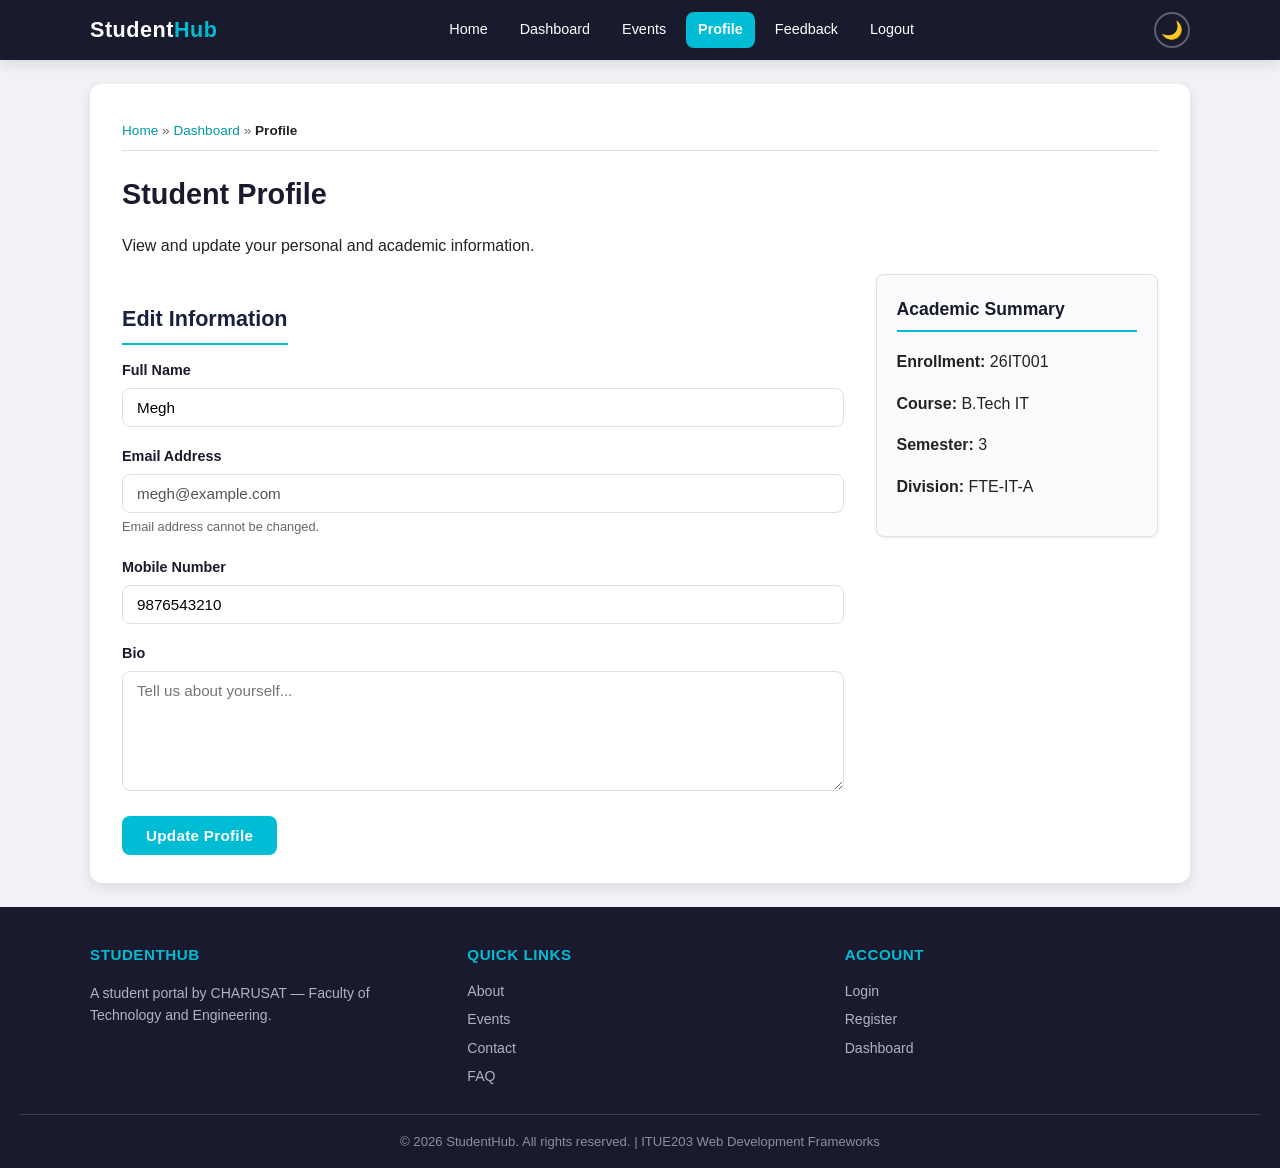
<file: Practical-02/StudentHub/profile.html>
<!DOCTYPE html>
<html lang="en">
<head>
    <meta charset="UTF-8">
    <meta name="viewport" content="width=device-width, initial-scale=1.0">
    <meta name="description" content="Manage your StudentHub user profile.">
    <title>Profile — StudentHub</title>
    <link rel="stylesheet" href="css/style.css">
</head>
<body>
    <a href="#main-content" class="skip-link">Skip to main content</a>

    <header class="site-header">
        <div class="header-container">
            <a href="index.html" class="site-logo">Student<span>Hub</span></a>
            <button class="hamburger" id="hamburger-btn" aria-label="Toggle navigation" aria-expanded="false">
                <span></span>
                <span></span>
                <span></span>
            </button>
            <nav class="main-nav" aria-label="Primary Navigation">
                <ul>
                    <li><a href="index.html">Home</a></li>
                    <li><a href="dashboard.html">Dashboard</a></li>
                    <li><a href="events.html">Events</a></li>
                    <li><a href="profile.html" class="active">Profile</a></li>
                    <li><a href="feedback.html">Feedback</a></li>
                    <li><a href="login.html">Logout</a></li>
                </ul>
            </nav>
            <button id="theme-toggle" aria-label="Toggle dark mode">🌙</button>
        </div>
    </header>
    <div class="nav-overlay" id="nav-overlay"></div>

    <main id="main-content">
        <nav class="breadcrumb" aria-label="Breadcrumb">
            <a href="index.html">Home</a> &raquo; <a href="dashboard.html">Dashboard</a> &raquo; <span>Profile</span>
        </nav>

        <h1>Student Profile</h1>
        <p>View and update your personal and academic information.</p>

        <div class="content-with-sidebar">
            <section aria-labelledby="edit-profile-heading">
                <h2 id="edit-profile-heading">Edit Information</h2>
                <form action="#" method="POST">
                    <div class="form-group">
                        <label for="prof-name">Full Name</label>
                        <input type="text" id="prof-name" name="name" value="Megh" required>
                    </div>

                    <div class="form-group">
                        <label for="prof-email">Email Address</label>
                        <input type="email" id="prof-email" name="email" value="megh@example.com" disabled>
                        <small>Email address cannot be changed.</small>
                    </div>

                    <div class="form-group">
                        <label for="prof-mobile">Mobile Number</label>
                        <input type="tel" id="prof-mobile" name="mobile" value="9876543210" required>
                    </div>

                    <div class="form-group">
                        <label for="prof-bio">Bio</label>
                        <textarea id="prof-bio" name="bio" placeholder="Tell us about yourself..."></textarea>
                    </div>

                    <button type="submit">Update Profile</button>
                </form>
            </section>

            <aside aria-label="Academic Summary">
                <h3>Academic Summary</h3>
                <p><strong>Enrollment:</strong> 26IT001</p>
                <p><strong>Course:</strong> B.Tech IT</p>
                <p><strong>Semester:</strong> 3</p>
                <p><strong>Division:</strong> FTE-IT-A</p>
            </aside>
        </div>
    </main>

    <footer class="site-footer">
        <div class="footer-container">
            <div class="footer-section">
                <h4>StudentHub</h4>
                <p>A student portal by CHARUSAT — Faculty of Technology and Engineering.</p>
            </div>
            <div class="footer-section">
                <h4>Quick Links</h4>
                <ul>
                    <li><a href="about.html">About</a></li>
                    <li><a href="events.html">Events</a></li>
                    <li><a href="contact.html">Contact</a></li>
                    <li><a href="faq.html">FAQ</a></li>
                </ul>
            </div>
            <div class="footer-section">
                <h4>Account</h4>
                <ul>
                    <li><a href="login.html">Login</a></li>
                    <li><a href="register.html">Register</a></li>
                    <li><a href="dashboard.html">Dashboard</a></li>
                </ul>
            </div>
        </div>
        <div class="footer-bottom">
            <p>&copy; 2026 StudentHub. All rights reserved. | ITUE203 Web Development Frameworks</p>
        </div>
    </footer>
    <script src="js/app.js"></script>
</body>
</html>
</file>
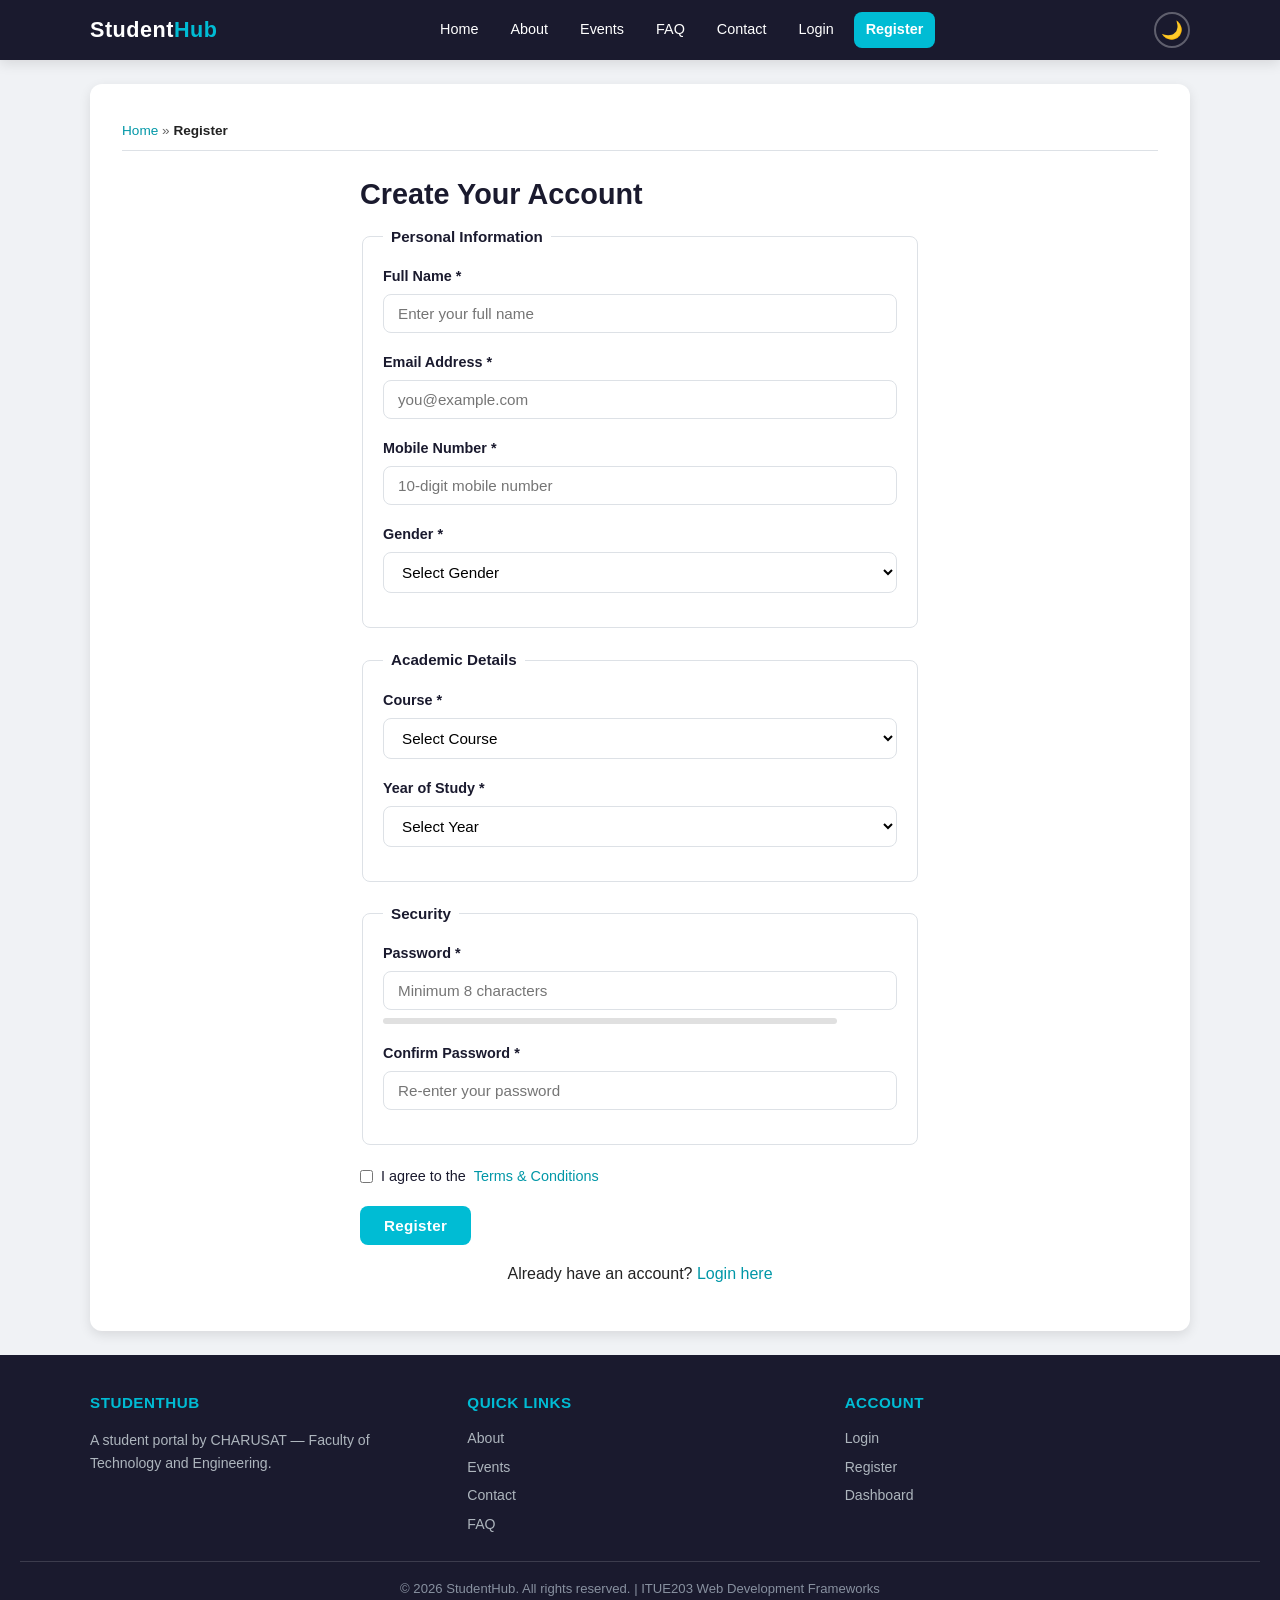
<file: Practical-02/StudentHub/register.html>
<!DOCTYPE html>
<html lang="en">
<head>
    <meta charset="UTF-8">
    <meta name="viewport" content="width=device-width, initial-scale=1.0">
    <meta name="description" content="Create your StudentHub account to access the student portal.">
    <title>Register — StudentHub</title>
    <link rel="stylesheet" href="css/style.css">
</head>
<body>
    <a href="#main-content" class="skip-link">Skip to main content</a>

    <header class="site-header">
        <div class="header-container">
            <a href="index.html" class="site-logo" aria-label="StudentHub Home">Student<span>Hub</span></a>
            <button class="hamburger" id="hamburger-btn" aria-label="Toggle navigation" aria-expanded="false">
                <span></span>
                <span></span>
                <span></span>
            </button>
            <nav class="main-nav" aria-label="Primary Navigation">
                <ul>
                    <li><a href="index.html">Home</a></li>
                    <li><a href="about.html">About</a></li>
                    <li><a href="events.html">Events</a></li>
                    <li><a href="faq.html">FAQ</a></li>
                    <li><a href="contact.html">Contact</a></li>
                    <li><a href="login.html">Login</a></li>
                    <li><a href="register.html" class="active">Register</a></li>
                </ul>
            </nav>
            <button id="theme-toggle" aria-label="Toggle dark mode">🌙</button>
        </div>
    </header>
    <div class="nav-overlay" id="nav-overlay"></div>

    <main id="main-content">
        <nav class="breadcrumb" aria-label="Breadcrumb">
            <a href="index.html">Home</a> &raquo; <span>Register</span>
        </nav>

        <div class="form-container">
            <h1>Create Your Account</h1>

            <form id="registration-form" action="../../Practical-07/process_registration.php" method="POST" novalidate>
                <fieldset>
                    <legend>Personal Information</legend>

                    <div class="form-group">
                        <label for="reg-fullname">Full Name <span aria-hidden="true">*</span></label>
                        <input type="text" id="reg-fullname" name="fullname" placeholder="Enter your full name" required aria-required="true">
                    </div>

                    <div class="form-group">
                        <label for="reg-email">Email Address <span aria-hidden="true">*</span></label>
                        <input type="email" id="reg-email" name="email" placeholder="you@example.com" required aria-required="true">
                    </div>

                    <div class="form-group">
                        <label for="reg-mobile">Mobile Number <span aria-hidden="true">*</span></label>
                        <input type="tel" id="reg-mobile" name="mobile" placeholder="10-digit mobile number" required aria-required="true">
                    </div>

                    <div class="form-group">
                        <label for="reg-gender">Gender <span aria-hidden="true">*</span></label>
                        <select id="reg-gender" name="gender" required aria-required="true">
                            <option value="">Select Gender</option>
                            <option value="male">Male</option>
                            <option value="female">Female</option>
                            <option value="other">Other</option>
                        </select>
                    </div>
                </fieldset>

                <fieldset>
                    <legend>Academic Details</legend>

                    <div class="form-group">
                        <label for="reg-course">Course <span aria-hidden="true">*</span></label>
                        <select id="reg-course" name="course" required aria-required="true">
                            <option value="">Select Course</option>
                            <option value="btech-cs">B.Tech — Computer Science</option>
                            <option value="btech-it">B.Tech — Information Technology</option>
                            <option value="btech-ec">B.Tech — Electronics &amp; Communication</option>
                            <option value="btech-me">B.Tech — Mechanical Engineering</option>
                        </select>
                    </div>

                    <div class="form-group">
                        <label for="reg-year">Year of Study <span aria-hidden="true">*</span></label>
                        <select id="reg-year" name="year" required aria-required="true">
                            <option value="">Select Year</option>
                            <option value="1">1st Year</option>
                            <option value="2">2nd Year</option>
                            <option value="3">3rd Year</option>
                            <option value="4">4th Year</option>
                        </select>
                    </div>
                </fieldset>

                <fieldset>
                    <legend>Security</legend>

                    <div class="form-group">
                        <label for="reg-password">Password <span aria-hidden="true">*</span></label>
                        <input type="password" id="reg-password" name="password" placeholder="Minimum 8 characters" required aria-required="true" minlength="8">
                    </div>

                    <div class="form-group">
                        <label for="reg-confirm-password">Confirm Password <span aria-hidden="true">*</span></label>
                        <input type="password" id="reg-confirm-password" name="confirm_password" placeholder="Re-enter your password" required aria-required="true">
                    </div>
                </fieldset>

                <div class="form-group">
                    <label class="checkbox-label">
                        <input type="checkbox" id="reg-terms" name="terms" required aria-required="true">
                        I agree to the <a href="#">Terms &amp; Conditions</a>
                    </label>
                </div>

                <button type="submit" class="btn-submit" id="btn-register">Register</button>
            </form>

            <p class="text-center mb-2" style="margin-top: 16px;">Already have an account? <a href="login.html">Login here</a></p>
        </div>
    </main>

    <footer class="site-footer">
        <div class="footer-container">
            <div class="footer-section">
                <h4>StudentHub</h4>
                <p>A student portal by CHARUSAT — Faculty of Technology and Engineering.</p>
            </div>
            <div class="footer-section">
                <h4>Quick Links</h4>
                <ul>
                    <li><a href="about.html">About</a></li>
                    <li><a href="events.html">Events</a></li>
                    <li><a href="contact.html">Contact</a></li>
                    <li><a href="faq.html">FAQ</a></li>
                </ul>
            </div>
            <div class="footer-section">
                <h4>Account</h4>
                <ul>
                    <li><a href="login.html">Login</a></li>
                    <li><a href="register.html">Register</a></li>
                    <li><a href="dashboard.html">Dashboard</a></li>
                </ul>
            </div>
        </div>
        <div class="footer-bottom">
            <p>&copy; 2026 StudentHub. All rights reserved. | ITUE203 Web Development Frameworks</p>
        </div>
    </footer>
    <script src="js/app.js"></script>
    <script src="js/validate.js"></script>
</body>
</html>
</file>
<file: Practical-02/StudentHub/css/style.css>
/* ═══════════════════════════════════════════════════════════════
   StudentHub — Responsive Stylesheet (Practical 3)
   CSS Grid, Flexbox, Media Queries, Custom Properties
   ═══════════════════════════════════════════════════════════════ */

/* ── CSS Custom Properties (Design Tokens) ──────────────────── */
:root {
    --color-primary:     #1a1a2e;
    --color-primary-lt:  #16213e;
    --color-accent:      #00bcd4;
    --color-accent-dark: #0097a7;
    --color-bg:          #f0f2f5;
    --color-white:       #ffffff;
    --color-text:        #222222;
    --color-text-muted:  #666666;
    --color-border:      #dde1e6;
    --color-success:     #2e7d32;
    --color-success-bg:  #c8e6c9;
    --color-warning:     #f57c00;
    --color-warning-bg:  #fff3e0;
    --color-danger:      #c62828;
    --color-danger-bg:   #ffcdd2;
    --color-info-bg:     #e0f7fa;

    --radius:            8px;
    --radius-lg:         12px;
    --max-width:         1100px;
    --gap:               20px;
    --gap-lg:            32px;
    --transition:        0.3s ease;

    --shadow-sm:         0 1px 3px rgba(0,0,0,0.08);
    --shadow-md:         0 4px 12px rgba(0,0,0,0.1);
    --shadow-lg:         0 8px 24px rgba(0,0,0,0.12);

    --font-sans:         'Segoe UI', Tahoma, Geneva, Verdana, sans-serif;
}

/* ── Reset & Base ───────────────────────────────────────────── */
*,
*::before,
*::after {
    box-sizing: border-box;
}

body {
    font-family: var(--font-sans);
    line-height: 1.6;
    margin: 0;
    padding: 0;
    background-color: var(--color-bg);
    color: var(--color-text);
    min-height: 100vh;
    display: flex;
    flex-direction: column;
}

img {
    max-width: 100%;
    height: auto;
}

a {
    color: var(--color-accent-dark);
    text-decoration: none;
    transition: color var(--transition);
}

a:hover {
    color: var(--color-accent);
}

/* ── Skip Link (Accessibility) ──────────────────────────────── */
.skip-link {
    position: absolute;
    top: -50px;
    left: 0;
    background: #000;
    color: #fff;
    padding: 10px 16px;
    z-index: 1000;
    font-size: 0.9rem;
    transition: top var(--transition);
}

.skip-link:focus {
    top: 0;
}

/* ═══════════════════════════════════════════════════════════════
   HEADER & NAVIGATION (Flexbox)
   ═══════════════════════════════════════════════════════════════ */
.site-header {
    background-color: var(--color-primary);
    color: var(--color-white);
    padding: 0 20px;
    position: sticky;
    top: 0;
    z-index: 100;
    box-shadow: var(--shadow-md);
}

.header-container {
    display: flex;
    justify-content: space-between;
    align-items: center;
    max-width: var(--max-width);
    margin: 0 auto;
    min-height: 60px;
    position: relative;
}

.site-logo {
    font-size: 1.35rem;
    font-weight: 700;
    letter-spacing: 0.5px;
    color: var(--color-white) !important;
    text-decoration: none;
}

.site-logo span {
    color: var(--color-accent);
}

/* ── Hamburger Button ───────────────────────────────────────── */
.hamburger {
    display: none;
    background: none;
    border: none;
    cursor: pointer;
    padding: 8px;
    z-index: 200;
}

.hamburger span {
    display: block;
    width: 24px;
    height: 3px;
    background: var(--color-white);
    margin: 5px 0;
    border-radius: 2px;
    transition: var(--transition);
}

.hamburger.active span:nth-child(1) {
    transform: rotate(45deg) translate(5px, 6px);
}

.hamburger.active span:nth-child(2) {
    opacity: 0;
}

.hamburger.active span:nth-child(3) {
    transform: rotate(-45deg) translate(5px, -6px);
}

/* ── Navigation ─────────────────────────────────────────────── */
.main-nav ul {
    list-style: none;
    padding: 0;
    margin: 0;
    display: flex;
    flex-wrap: wrap;
    gap: 4px 8px;
    align-items: center;
}

.main-nav a {
    color: var(--color-white);
    text-decoration: none;
    padding: 6px 12px;
    border-radius: var(--radius);
    transition: background var(--transition), color var(--transition);
    font-size: 0.9rem;
    font-weight: 500;
    display: block;
}

.main-nav a:hover {
    background: rgba(255,255,255,0.15);
    color: var(--color-white);
}

.main-nav a.active {
    background: var(--color-accent);
    color: var(--color-white);
    font-weight: 600;
}

/* ═══════════════════════════════════════════════════════════════
   MAIN CONTENT AREA (Flexbox column)
   ═══════════════════════════════════════════════════════════════ */
main {
    max-width: var(--max-width);
    margin: 24px auto;
    padding: 28px 32px;
    background-color: var(--color-white);
    box-shadow: var(--shadow-md);
    border-radius: var(--radius-lg);
    flex: 1;
    width: 100%;
}

/* ── Breadcrumb ─────────────────────────────────────────────── */
.breadcrumb {
    font-size: 0.85rem;
    color: var(--color-text-muted);
    margin-bottom: 20px;
    padding: 8px 0;
    border-bottom: 1px solid var(--color-border);
}

.breadcrumb a {
    color: var(--color-accent-dark);
}

.breadcrumb span {
    color: var(--color-text);
    font-weight: 600;
}

/* ── Page Titles ────────────────────────────────────────────── */
.page-title {
    font-size: 1.8rem;
    color: var(--color-primary);
    margin: 0 0 4px 0;
}

.page-subtitle {
    color: var(--color-text-muted);
    margin: 0 0 24px 0;
    font-size: 1.05rem;
}

h1 {
    font-size: 1.8rem;
    color: var(--color-primary);
    margin-bottom: 8px;
}

h2 {
    font-size: 1.35rem;
    color: var(--color-primary-lt);
    margin-top: 28px;
    margin-bottom: 14px;
    padding-bottom: 6px;
    border-bottom: 2px solid var(--color-accent);
    display: inline-block;
}

h3 {
    font-size: 1.1rem;
    color: var(--color-primary);
}

/* ═══════════════════════════════════════════════════════════════
   HERO SECTION (Flexbox)
   ═══════════════════════════════════════════════════════════════ */
.hero {
    display: flex;
    flex-direction: column;
    align-items: center;
    justify-content: center;
    text-align: center;
    gap: 16px;
    padding: 56px 28px;
    background: linear-gradient(135deg, #e0f7fa 0%, #f0f2f5 50%, #e8eaf6 100%);
    border-radius: var(--radius-lg);
    margin-bottom: 36px;
}

.hero h1 {
    margin: 0;
    font-size: 2.2rem;
    color: var(--color-primary);
}

.hero p {
    margin: 0;
    max-width: 620px;
    color: #555;
    font-size: 1.1rem;
    line-height: 1.7;
}

.hero-actions {
    display: flex;
    flex-wrap: wrap;
    gap: 12px;
    justify-content: center;
    margin-top: 8px;
}

/* ═══════════════════════════════════════════════════════════════
   BUTTONS
   ═══════════════════════════════════════════════════════════════ */
.btn,
button[type="submit"],
.btn-submit {
    display: inline-block;
    padding: 11px 24px;
    background-color: var(--color-accent);
    color: var(--color-white);
    border: none;
    border-radius: var(--radius);
    text-decoration: none;
    font-size: 0.95rem;
    font-weight: 600;
    cursor: pointer;
    transition: background var(--transition), transform 0.15s ease, box-shadow var(--transition);
    letter-spacing: 0.3px;
}

.btn:hover,
button[type="submit"]:hover,
.btn-submit:hover {
    background-color: var(--color-accent-dark);
    transform: translateY(-2px);
    box-shadow: 0 4px 12px rgba(0,188,212,0.3);
    color: var(--color-white);
}

.btn-outline {
    background-color: transparent;
    border: 2px solid var(--color-accent);
    color: var(--color-accent);
}

.btn-outline:hover {
    background-color: var(--color-accent);
    color: var(--color-white);
}

/* ═══════════════════════════════════════════════════════════════
   CARD GRID (CSS Grid)
   ═══════════════════════════════════════════════════════════════ */
.card-grid {
    display: grid;
    grid-template-columns: repeat(auto-fill, minmax(280px, 1fr));
    gap: var(--gap);
    margin-top: 12px;
}

.card {
    background: var(--color-white);
    border: 1px solid var(--color-border);
    padding: 20px;
    border-radius: var(--radius);
    box-shadow: var(--shadow-sm);
    transition: transform var(--transition), box-shadow var(--transition);
}

.card:hover {
    transform: translateY(-3px);
    box-shadow: var(--shadow-md);
}

.card h3 {
    margin-top: 0;
    margin-bottom: 8px;
    color: var(--color-primary);
}

.card p {
    margin: 4px 0;
    color: var(--color-text-muted);
    font-size: 0.92rem;
}

.card a {
    display: inline-block;
    margin-top: 10px;
    color: var(--color-accent);
    font-weight: 600;
    font-size: 0.9rem;
}

/* ═══════════════════════════════════════════════════════════════
   STATS GRID (CSS Grid)
   ═══════════════════════════════════════════════════════════════ */
.stats-grid {
    display: grid;
    grid-template-columns: repeat(auto-fit, minmax(180px, 1fr));
    gap: var(--gap);
    margin-bottom: 28px;
}

.stat-card {
    background: linear-gradient(135deg, #e0f7fa, #f0f2f5);
    border-radius: var(--radius);
    padding: 24px 16px;
    text-align: center;
    border: 1px solid var(--color-border);
    transition: transform var(--transition);
}

.stat-card:hover {
    transform: scale(1.03);
}

.stat-number {
    display: block;
    font-size: 2rem;
    font-weight: 700;
    color: var(--color-accent-dark);
}

.stat-label {
    display: block;
    font-size: 0.85rem;
    color: var(--color-text-muted);
    margin-top: 4px;
    text-transform: uppercase;
    letter-spacing: 0.5px;
}

/* ═══════════════════════════════════════════════════════════════
   CONTENT WITH SIDEBAR (Flexbox)
   ═══════════════════════════════════════════════════════════════ */
.content-with-sidebar {
    display: flex;
    gap: var(--gap-lg);
    align-items: flex-start;
}

.content-with-sidebar > :first-child {
    flex: 3;
    min-width: 0;
}

.content-with-sidebar > aside {
    flex: 1;
    min-width: 220px;
}

aside {
    border: 1px solid var(--color-border);
    padding: 20px;
    background: #fafbfc;
    border-radius: var(--radius);
    box-shadow: var(--shadow-sm);
}

aside h3 {
    margin-top: 0;
    color: var(--color-primary);
    border-bottom: 2px solid var(--color-accent);
    padding-bottom: 6px;
}

aside ul {
    list-style: none;
    padding: 0;
    margin: 0;
}

aside li {
    padding: 6px 0;
    border-bottom: 1px solid var(--color-border);
}

aside li:last-child {
    border-bottom: none;
}

/* ═══════════════════════════════════════════════════════════════
   FORMS (Flexbox)
   ═══════════════════════════════════════════════════════════════ */
.form-container {
    max-width: 560px;
    margin: 0 auto;
}

.form-group {
    margin-bottom: 18px;
}

.form-group label {
    display: block;
    margin-bottom: 6px;
    font-weight: 600;
    font-size: 0.9rem;
    color: var(--color-primary);
}

.form-group input,
.form-group select,
.form-group textarea {
    width: 100%;
    padding: 10px 14px;
    border: 1px solid var(--color-border);
    border-radius: var(--radius);
    font-size: 0.95rem;
    font-family: var(--font-sans);
    transition: border-color var(--transition), box-shadow var(--transition);
    background: var(--color-white);
}

.form-group input:focus,
.form-group select:focus,
.form-group textarea:focus {
    outline: none;
    border-color: var(--color-accent);
    box-shadow: 0 0 0 3px rgba(0,188,212,0.15);
}

.form-group textarea {
    min-height: 120px;
    resize: vertical;
}

.form-group small {
    display: block;
    margin-top: 4px;
    color: var(--color-text-muted);
    font-size: 0.8rem;
}

fieldset {
    border: 1px solid var(--color-border);
    border-radius: var(--radius);
    padding: 16px 20px;
    margin-bottom: 20px;
}

legend {
    font-weight: 700;
    color: var(--color-primary);
    padding: 0 8px;
    font-size: 0.95rem;
}

.checkbox-label {
    display: flex !important;
    align-items: center;
    gap: 8px;
    font-weight: 400 !important;
    cursor: pointer;
}

.checkbox-label input[type="checkbox"] {
    width: auto;
    margin: 0;
}

/* ═══════════════════════════════════════════════════════════════
   TABLES
   ═══════════════════════════════════════════════════════════════ */
.table-wrapper {
    overflow-x: auto;
    -webkit-overflow-scrolling: touch;
}

table {
    width: 100%;
    border-collapse: collapse;
    margin-top: 12px;
    font-size: 0.9rem;
}

thead {
    background: var(--color-primary);
    color: var(--color-white);
}

th {
    padding: 12px 14px;
    text-align: left;
    font-weight: 600;
    font-size: 0.85rem;
    text-transform: uppercase;
    letter-spacing: 0.4px;
}

td {
    padding: 10px 14px;
    border-bottom: 1px solid var(--color-border);
}

tbody tr:hover {
    background-color: #f5f8fa;
}

/* ═══════════════════════════════════════════════════════════════
   FAQ (Collapsible Details)
   ═══════════════════════════════════════════════════════════════ */
.faq-list {
    display: flex;
    flex-direction: column;
    gap: 10px;
}

.faq-item {
    border: 1px solid var(--color-border);
    border-radius: var(--radius);
    overflow: hidden;
    transition: box-shadow var(--transition);
}

.faq-item:hover {
    box-shadow: var(--shadow-sm);
}

.faq-item summary {
    padding: 14px 18px;
    cursor: pointer;
    font-weight: 600;
    color: var(--color-primary);
    background: #fafbfc;
    transition: background var(--transition);
    list-style: none;
}

.faq-item summary::-webkit-details-marker {
    display: none;
}

.faq-item summary::before {
    content: '▸';
    margin-right: 10px;
    transition: transform var(--transition);
    display: inline-block;
    color: var(--color-accent);
}

.faq-item[open] summary::before {
    transform: rotate(90deg);
}

.faq-item[open] summary {
    background: var(--color-info-bg);
    border-bottom: 1px solid var(--color-border);
}

.faq-answer {
    padding: 14px 18px;
}

.faq-answer p {
    margin: 0;
    color: var(--color-text-muted);
    line-height: 1.7;
}

/* ═══════════════════════════════════════════════════════════════
   ALERTS
   ═══════════════════════════════════════════════════════════════ */
.alert {
    padding: 14px 18px;
    margin-bottom: 14px;
    border-left: 5px solid var(--color-border);
    background: #eee;
    border-radius: 0 var(--radius) var(--radius) 0;
    font-size: 0.92rem;
}

.alert-info {
    border-left-color: var(--color-accent);
    background: var(--color-info-bg);
}

.alert-warning {
    border-left-color: var(--color-warning);
    background: var(--color-warning-bg);
}

/* ═══════════════════════════════════════════════════════════════
   BADGES
   ═══════════════════════════════════════════════════════════════ */
.badge {
    padding: 4px 10px;
    border-radius: 20px;
    font-size: 0.75rem;
    font-weight: 600;
    text-transform: uppercase;
    letter-spacing: 0.4px;
}

.badge-success {
    background-color: var(--color-success-bg);
    color: var(--color-success);
}

.badge-warning {
    background-color: var(--color-warning-bg);
    color: var(--color-warning);
}

/* ═══════════════════════════════════════════════════════════════
   FOOTER (CSS Grid + Flexbox)
   ═══════════════════════════════════════════════════════════════ */
.site-footer {
    padding: 36px 20px 16px;
    margin-top: auto;
    background-color: var(--color-primary);
    color: var(--color-white);
    font-size: 0.88rem;
}

.footer-container {
    display: grid;
    grid-template-columns: repeat(auto-fit, minmax(200px, 1fr));
    gap: var(--gap-lg);
    max-width: var(--max-width);
    margin: 0 auto 20px auto;
}

.footer-section h4 {
    margin-top: 0;
    margin-bottom: 12px;
    color: var(--color-accent);
    font-size: 0.95rem;
    text-transform: uppercase;
    letter-spacing: 0.5px;
}

.footer-section p {
    color: #adb5bd;
    line-height: 1.6;
}

.footer-section ul {
    list-style: none;
    padding: 0;
    margin: 0;
}

.footer-section li {
    margin-bottom: 6px;
}

.footer-section a {
    color: #adb5bd;
    text-decoration: none;
    transition: color var(--transition);
}

.footer-section a:hover {
    color: var(--color-accent);
    text-decoration: none;
}

.footer-bottom {
    text-align: center;
    border-top: 1px solid rgba(255,255,255,0.15);
    padding-top: 16px;
    color: #8891a0;
    font-size: 0.82rem;
}

.footer-bottom p {
    margin: 0;
}

/* ═══════════════════════════════════════════════════════════════
   RESPONSIVE — TABLET (max-width: 768px)
   ═══════════════════════════════════════════════════════════════ */
@media (max-width: 768px) {
    /* Show hamburger button */
    .hamburger {
        display: block;
    }

    /* Off-canvas navigation */
    .main-nav {
        position: fixed;
        top: 0;
        right: -100%;
        width: 280px;
        height: 100vh;
        background: var(--color-primary-lt);
        padding: 80px 24px 24px;
        transition: right var(--transition);
        z-index: 150;
        box-shadow: -4px 0 20px rgba(0,0,0,0.3);
        overflow-y: auto;
    }

    .main-nav.open {
        right: 0;
    }

    .main-nav ul {
        flex-direction: column;
        gap: 4px;
    }

    .main-nav a {
        padding: 12px 16px;
        font-size: 1rem;
        border-radius: var(--radius);
    }

    .nav-overlay {
        display: none;
        position: fixed;
        top: 0;
        left: 0;
        width: 100%;
        height: 100%;
        background: rgba(0,0,0,0.5);
        z-index: 140;
    }

    .nav-overlay.active {
        display: block;
    }

    /* Main content */
    main {
        margin: 12px;
        padding: 20px;
        border-radius: var(--radius);
    }

    /* Hero */
    .hero {
        padding: 36px 20px;
    }

    .hero h1 {
        font-size: 1.6rem;
    }

    .hero p {
        font-size: 0.95rem;
    }

    /* Sidebar stacks below content */
    .content-with-sidebar {
        flex-direction: column;
    }

    .content-with-sidebar > aside {
        min-width: 100%;
    }

    /* Card grid 2 columns on tablet */
    .card-grid {
        grid-template-columns: repeat(2, 1fr);
    }

    /* Stats grid */
    .stats-grid {
        grid-template-columns: repeat(2, 1fr);
    }

    /* Footer */
    .footer-container {
        grid-template-columns: 1fr 1fr;
    }

    /* Tables horizontal scroll */
    table {
        font-size: 0.82rem;
    }

    th, td {
        padding: 8px 10px;
    }

    h1, .page-title {
        font-size: 1.5rem;
    }

    h2 {
        font-size: 1.2rem;
    }
}

/* ═══════════════════════════════════════════════════════════════
   RESPONSIVE — MOBILE (max-width: 480px)
   ═══════════════════════════════════════════════════════════════ */
@media (max-width: 480px) {
    main {
        margin: 8px;
        padding: 16px;
    }

    .hero {
        padding: 28px 16px;
    }

    .hero h1 {
        font-size: 1.35rem;
    }

    .hero p {
        font-size: 0.88rem;
    }

    .hero-actions {
        flex-direction: column;
        width: 100%;
    }

    .hero-actions .btn {
        width: 100%;
        text-align: center;
    }

    /* Single column cards */
    .card-grid {
        grid-template-columns: 1fr;
    }

    /* Stats 2 columns on small mobile */
    .stats-grid {
        grid-template-columns: repeat(2, 1fr);
        gap: 12px;
    }

    .stat-card {
        padding: 16px 10px;
    }

    .stat-number {
        font-size: 1.5rem;
    }

    /* Footer single column */
    .footer-container {
        grid-template-columns: 1fr;
        gap: var(--gap);
        text-align: center;
    }

    /* Forms full width */
    .form-container {
        max-width: 100%;
    }

    fieldset {
        padding: 12px 14px;
    }

    h1, .page-title {
        font-size: 1.3rem;
    }

    h2 {
        font-size: 1.1rem;
    }

    .breadcrumb {
        font-size: 0.78rem;
    }
}

/* ═══════════════════════════════════════════════════════════════
   RESPONSIVE — LARGE DESKTOP (min-width: 1024px)
   ═══════════════════════════════════════════════════════════════ */
@media (min-width: 1024px) {
    .card-grid {
        grid-template-columns: repeat(3, 1fr);
    }

    .stats-grid {
        grid-template-columns: repeat(4, 1fr);
    }
}

/* ═══════════════════════════════════════════════════════════════
   UTILITY CLASSES
   ═══════════════════════════════════════════════════════════════ */
.text-center {
    text-align: center;
}

.mb-2 {
    margin-bottom: 16px;
}
/* ═══════════════════════════════════════════════════════════════
   DARK THEME (Practical 4)
   ═══════════════════════════════════════════════════════════════ */
body.dark-theme {
    --color-bg:          #121212;
    --color-white:       #1e1e2e;
    --color-text:        #e0e0e0;
    --color-text-muted:  #a0a0a0;
    --color-border:      #333344;
    --color-primary:     #0d0d1a;
    --color-primary-lt:  #16162a;
    --shadow-sm:         0 1px 3px rgba(0,0,0,0.3);
    --shadow-md:         0 4px 12px rgba(0,0,0,0.4);
}

body.dark-theme .hero {
    background: linear-gradient(135deg, #1a2332 0%, #121212 50%, #1a1a2e 100%);
}

body.dark-theme .stat-card {
    background: linear-gradient(135deg, #1a2332, #1e1e2e);
}

body.dark-theme aside {
    background: #1a1a2e;
}

body.dark-theme .faq-item summary {
    background: #1a1a2e;
}

body.dark-theme .faq-item[open] summary {
    background: #16213e;
}

body.dark-theme thead {
    background: #0d0d1a;
}

body.dark-theme tbody tr:hover {
    background-color: #1a1a2e;
}

body.dark-theme .alert {
    background: #1a1a2e;
}

body.dark-theme .alert-info {
    background: #0a2930;
}

body.dark-theme .alert-warning {
    background: #2d1f0a;
}

/* ── Theme Toggle Button ────────────────────────────────────── */
#theme-toggle {
    background: none;
    border: 2px solid rgba(255,255,255,0.3);
    border-radius: 50%;
    width: 36px;
    height: 36px;
    cursor: pointer;
    font-size: 1.1rem;
    display: flex;
    align-items: center;
    justify-content: center;
    transition: border-color 0.3s, transform 0.2s;
    padding: 0;
    margin-left: 8px;
    flex-shrink: 0;
}

#theme-toggle:hover {
    border-color: var(--color-accent);
    transform: scale(1.1);
}

/* ═══════════════════════════════════════════════════════════════
   MODAL (Practical 4)
   ═══════════════════════════════════════════════════════════════ */
.modal-overlay {
    position: fixed;
    top: 0;
    left: 0;
    width: 100%;
    height: 100%;
    background: rgba(0,0,0,0.6);
    z-index: 500;
    display: flex;
    align-items: center;
    justify-content: center;
    opacity: 0;
    transition: opacity 0.3s ease;
}

.modal-overlay.active {
    opacity: 1;
}

.modal-container {
    background: var(--color-white);
    color: var(--color-text);
    border-radius: 12px;
    padding: 28px;
    max-width: 500px;
    width: 90%;
    max-height: 80vh;
    overflow-y: auto;
    position: relative;
    transform: scale(0.9);
    transition: transform 0.3s ease;
    box-shadow: 0 20px 60px rgba(0,0,0,0.3);
}

.modal-overlay.active .modal-container {
    transform: scale(1);
}

.modal-close {
    position: absolute;
    top: 12px;
    right: 16px;
    background: none;
    border: none;
    font-size: 1.2rem;
    cursor: pointer;
    color: var(--color-text-muted);
    padding: 4px 8px;
    border-radius: 4px;
    transition: background 0.2s;
}

.modal-close:hover {
    background: rgba(0,0,0,0.1);
}

/* ═══════════════════════════════════════════════════════════════
   ALERT DISMISS (Practical 4)
   ═══════════════════════════════════════════════════════════════ */
.alert {
    transition: opacity 0.3s ease, transform 0.3s ease;
}

.alert-dismiss {
    position: absolute;
    top: 50%;
    right: 12px;
    transform: translateY(-50%);
    background: none;
    border: none;
    font-size: 0.9rem;
    cursor: pointer;
    color: var(--color-text-muted);
    padding: 4px 8px;
    border-radius: 4px;
    transition: background 0.2s;
}

.alert-dismiss:hover {
    background: rgba(0,0,0,0.1);
}

/* ═══════════════════════════════════════════════════════════════
   CONTENT SLIDER (Practical 4)
   ═══════════════════════════════════════════════════════════════ */
.slider-container {
    position: relative;
    overflow: hidden;
    border-radius: 8px;
    margin: 20px 0;
    background: var(--color-bg);
    border: 1px solid var(--color-border);
}

.slide {
    display: none;
    padding: 24px;
    animation: fadeIn 0.5s ease;
}

.slide.active {
    display: block;
}

@keyframes fadeIn {
    from { opacity: 0; transform: translateY(8px); }
    to   { opacity: 1; transform: translateY(0); }
}

.slider-controls {
    display: flex;
    justify-content: space-between;
    align-items: center;
    padding: 0 16px 16px;
}

.slider-prev,
.slider-next {
    background: var(--color-accent);
    color: #fff;
    border: none;
    padding: 6px 14px;
    border-radius: 4px;
    cursor: pointer;
    font-size: 0.85rem;
    transition: background 0.2s;
}

.slider-prev:hover,
.slider-next:hover {
    background: var(--color-accent-dark);
}

.slider-dots {
    display: flex;
    gap: 8px;
}

.slider-dot {
    width: 10px;
    height: 10px;
    border-radius: 50%;
    border: 2px solid var(--color-accent);
    background: transparent;
    cursor: pointer;
    padding: 0;
    transition: background 0.2s;
}

.slider-dot.active {
    background: var(--color-accent);
}

/* ═══════════════════════════════════════════════════════════════
   BACK TO TOP (Practical 4)
   ═══════════════════════════════════════════════════════════════ */
.back-to-top {
    position: fixed;
    bottom: 24px;
    right: 24px;
    background: var(--color-accent);
    color: #fff;
    border: none;
    border-radius: 50%;
    width: 44px;
    height: 44px;
    font-size: 1.2rem;
    cursor: pointer;
    opacity: 0;
    visibility: hidden;
    transition: opacity 0.3s, visibility 0.3s, transform 0.2s;
    box-shadow: 0 4px 12px rgba(0,188,212,0.3);
    z-index: 90;
}

.back-to-top.visible {
    opacity: 1;
    visibility: visible;
}

.back-to-top:hover {
    transform: translateY(-3px);
    background: var(--color-accent-dark);
}

/* ═══════════════════════════════════════════════════════════════
   FORM VALIDATION STYLES (Practical 5)
   ═══════════════════════════════════════════════════════════════ */

/* Error/Success field borders */
.input-error {
    border-color: #c62828 !important;
    box-shadow: 0 0 0 3px rgba(198,40,40,0.12) !important;
}

.input-success {
    border-color: #2e7d32 !important;
    box-shadow: 0 0 0 3px rgba(46,125,50,0.1) !important;
}

/* Field error message */
.field-error {
    display: none;
    color: #c62828;
    font-size: 0.82rem;
    margin-top: 4px;
    padding-left: 2px;
    line-height: 1.4;
}

.field-error.visible {
    display: block;
    animation: slideDown 0.2s ease;
}

@keyframes slideDown {
    from { opacity: 0; transform: translateY(-4px); }
    to   { opacity: 1; transform: translateY(0); }
}

/* Password strength meter */
.password-strength {
    margin-top: 8px;
    display: flex;
    align-items: center;
    gap: 10px;
}

.strength-bar {
    flex: 1;
    height: 6px;
    background: #e0e0e0;
    border-radius: 3px;
    overflow: hidden;
}

.strength-fill {
    height: 100%;
    width: 0;
    border-radius: 3px;
    transition: width 0.4s ease, background 0.4s ease;
}

.strength-fill.weak {
    background: #c62828;
}

.strength-fill.fair {
    background: #f57c00;
}

.strength-fill.strong {
    background: #2e7d32;
}

.strength-text {
    font-size: 0.78rem;
    font-weight: 600;
    min-width: 50px;
}

/* ═══════════════════════════════════════════════════════════════
   FETCH API CONTROLS & PAGINATION (Practical 6)
   ═══════════════════════════════════════════════════════════════ */

.filter-controls {
    display: flex;
    flex-wrap: wrap;
    gap: 12px;
    margin-bottom: 20px;
    align-items: center;
}

.search-input {
    flex: 2;
    min-width: 200px;
    padding: 10px 14px;
    border: 1px solid var(--color-border);
    border-radius: var(--radius);
    font-size: 0.92rem;
    transition: border-color 0.3s;
}

.search-input:focus {
    outline: none;
    border-color: var(--color-accent);
    box-shadow: 0 0 0 3px rgba(0,188,212,0.15);
}

.filter-select {
    flex: 1;
    min-width: 140px;
    padding: 10px 12px;
    border: 1px solid var(--color-border);
    border-radius: var(--radius);
    font-size: 0.88rem;
    background: var(--color-white);
    cursor: pointer;
}

.filter-select:focus {
    outline: none;
    border-color: var(--color-accent);
}

/* Pagination */
.pagination {
    display: flex;
    justify-content: center;
    gap: 6px;
    margin-top: 24px;
    flex-wrap: wrap;
}

.pagination-btn {
    padding: 8px 14px;
    border: 1px solid var(--color-border);
    background: var(--color-white);
    border-radius: var(--radius);
    cursor: pointer;
    font-size: 0.85rem;
    transition: all 0.2s;
    color: var(--color-text);
}

.pagination-btn:hover:not([disabled]) {
    border-color: var(--color-accent);
    color: var(--color-accent);
}

.pagination-btn.active {
    background: var(--color-accent);
    color: #fff;
    border-color: var(--color-accent);
}

.pagination-btn[disabled] {
    opacity: 0.4;
    cursor: not-allowed;
}

.results-count {
    text-align: center;
    font-size: 0.82rem;
    color: var(--color-text-muted);
    margin-top: 8px;
}

.no-results {
    text-align: center;
    padding: 40px 20px;
    color: var(--color-text-muted);
    font-size: 1rem;
}

/* Loading spinner */
.loading-spinner {
    text-align: center;
    padding: 40px;
}

.spinner {
    width: 36px;
    height: 36px;
    border: 4px solid var(--color-border);
    border-top-color: var(--color-accent);
    border-radius: 50%;
    animation: spin 0.8s linear infinite;
    margin: 0 auto 12px;
}

@keyframes spin {
    to { transform: rotate(360deg); }
}

/* Error state */
.error-state {
    text-align: center;
    padding: 40px 20px;
    color: var(--color-danger);
    background: var(--color-danger-bg);
    border-radius: var(--radius);
}

@media (max-width: 480px) {
    .filter-controls {
        flex-direction: column;
    }

    .search-input,
    .filter-select {
        width: 100%;
        min-width: auto;
    }

    .pagination-btn {
        padding: 6px 10px;
        font-size: 0.8rem;
    }
}
</file>
